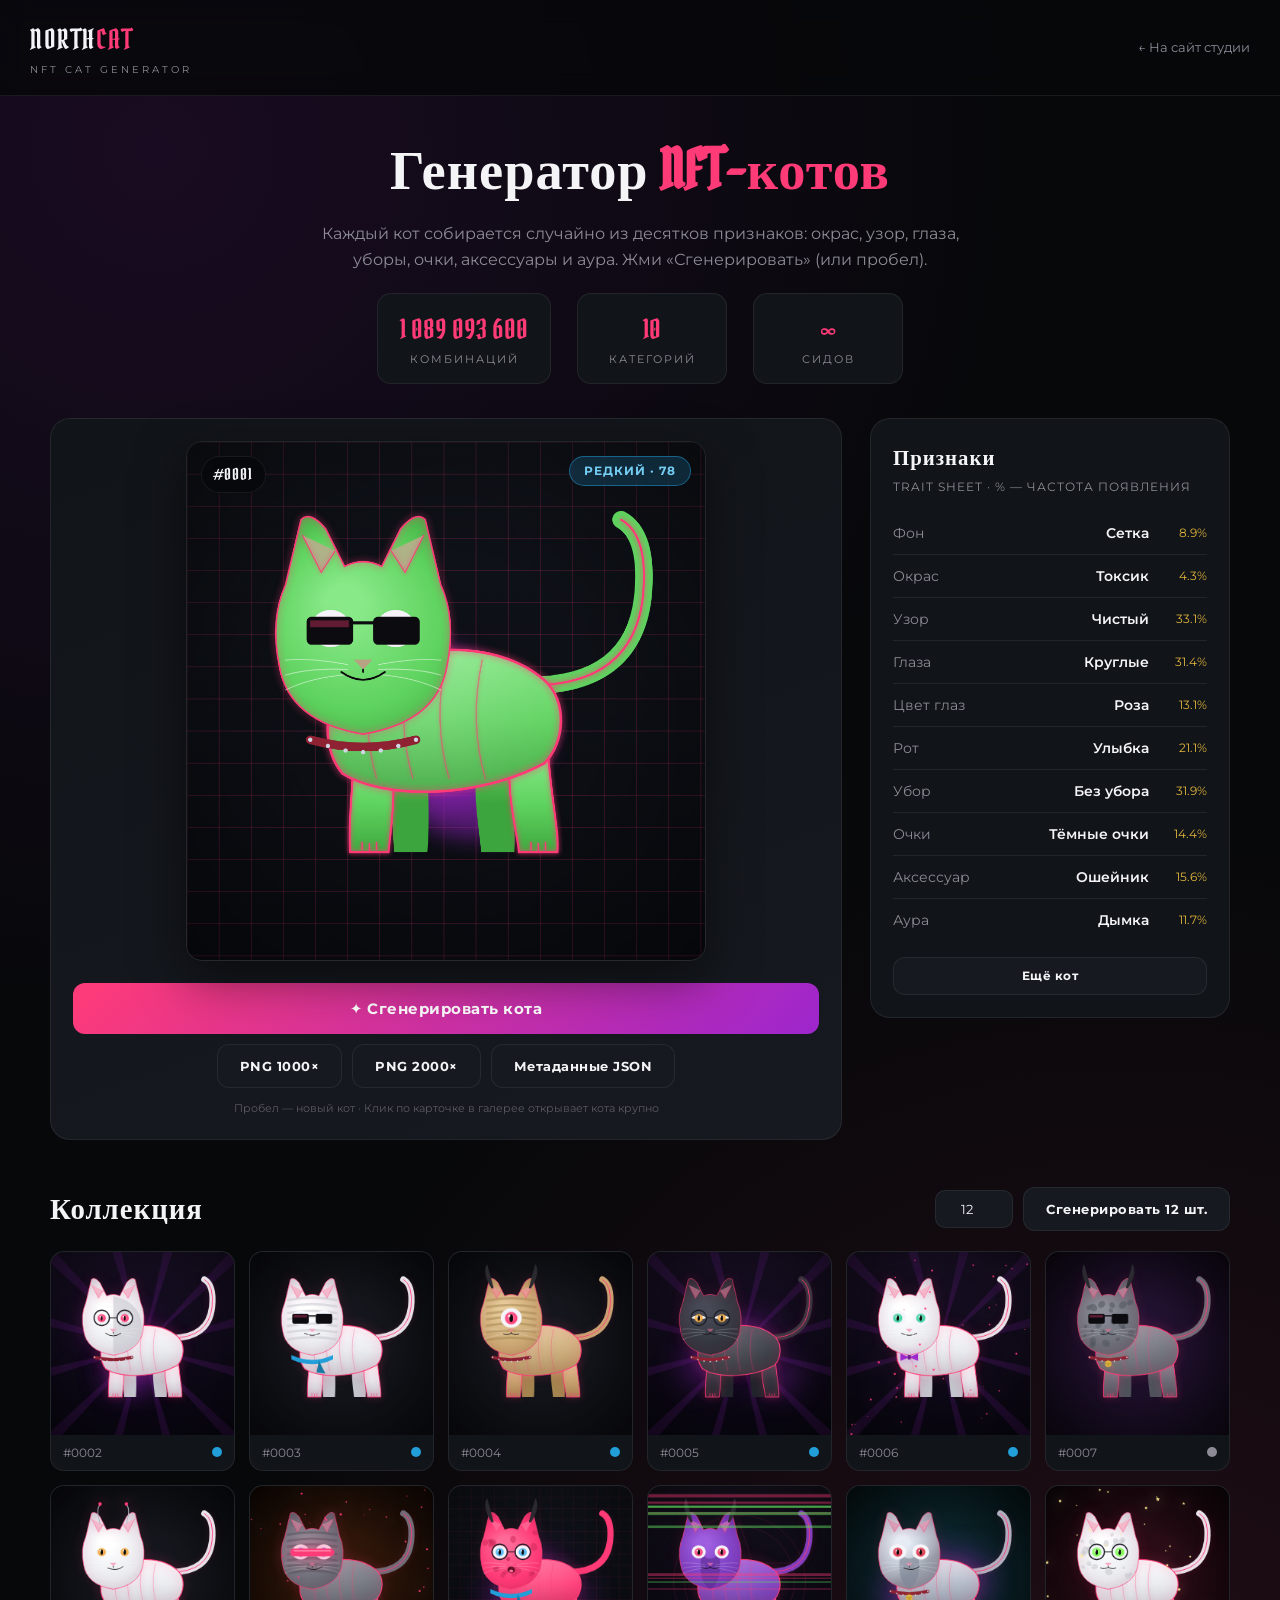
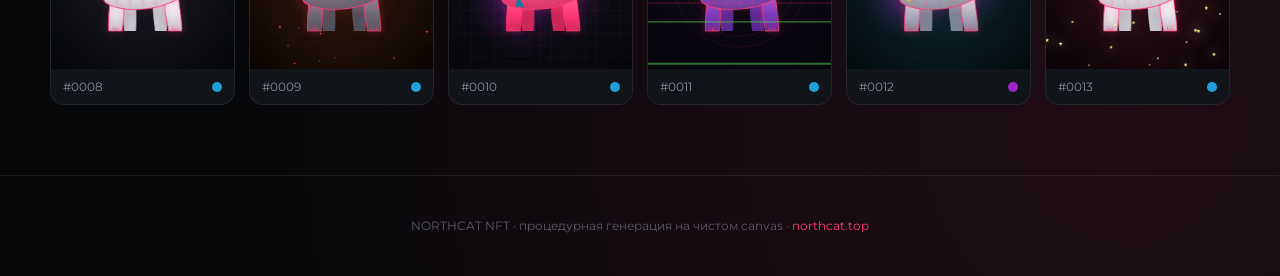
<file: services/website/nft-koty/index.html>
<!DOCTYPE html>
<html lang="ru">
<head>
    <meta charset="UTF-8">
    <meta name="viewport" content="width=device-width, initial-scale=1.0">
    <title>NORTHCAT NFT — Генератор котов</title>
    <meta name="description" content="Процедурный генератор NFT-котов NORTHCAT: миллионы случайных комбинаций, редкость, экспорт PNG и метаданных.">
    <meta name="theme-color" content="#07080a">
    <link rel="icon" type="image/jpeg" href="../cat_circle.jpg">

    <link rel="preconnect" href="https://fonts.googleapis.com">
    <link rel="preconnect" href="https://fonts.gstatic.com" crossorigin>
    <link href="https://fonts.googleapis.com/css2?family=Pirata+One&family=Grenze+Gotisch:wght@400;500;600;700;800;900&family=Cinzel:wght@400;600;700&family=Montserrat:wght@300;400;600;700;800&display=swap" rel="stylesheet">

    <link rel="stylesheet" href="style.css">
</head>
<body>

    <header>
        <div class="brand">NORTH<span>CAT</span><small>NFT Cat Generator</small></div>
        <a href="../index.html" class="back-link">← На сайт студии</a>
    </header>

    <div class="wrap">

        <section class="hero">
            <h1>Генератор <em>NFT-котов</em></h1>
            <p>Каждый кот собирается случайно из десятков признаков: окрас, узор, глаза, уборы, очки, аксессуары и аура. Жми «Сгенерировать» (или пробел).</p>
            <div class="stats">
                <div class="stat"><div class="num" id="comboCount">—</div><div class="lbl">Комбинаций</div></div>
                <div class="stat"><div class="num" id="traitCats">—</div><div class="lbl">Категорий</div></div>
                <div class="stat"><div class="num">∞</div><div class="lbl">Сидов</div></div>
            </div>
        </section>

        <section class="studio">
            <div class="stage">
                <div class="canvas-frame">
                    <canvas id="catCanvas" width="1000" height="1000"></canvas>
                    <div class="token-tag" id="tokenLabel">#0001</div>
                    <div class="rarity-badge common" id="rarityBadge">—</div>
                </div>
                <div class="controls">
                    <button class="btn btn-main" id="btnGenerate">✦ Сгенерировать кота</button>
                    <button class="btn btn-ghost" id="btnDownload">PNG 1000×</button>
                    <button class="btn btn-ghost" id="btnDownload2x">PNG 2000×</button>
                    <button class="btn btn-ghost" id="btnJson">Метаданные JSON</button>
                </div>
                <p class="hint">Пробел — новый кот · Клик по карточке в галерее открывает кота крупно</p>
            </div>

            <aside class="panel">
                <h3>Признаки</h3>
                <div class="sub">Trait sheet · % — частота появления</div>
                <div id="traitList"></div>
                <div class="export-row">
                    <button class="btn btn-ghost" id="btnGalleryMini" onclick="document.getElementById('btnGenerate').click()">Ещё кот</button>
                </div>
            </aside>
        </section>

        <section>
            <div class="gallery-head">
                <h2>Коллекция</h2>
                <div class="tools">
                    <input type="number" id="gallerySize" value="12" min="1" max="120" aria-label="Количество">
                    <button class="btn btn-ghost" id="btnGallery">Сгенерировать <span id="galleryCount">12</span> шт.</button>
                </div>
            </div>
            <div class="gallery-grid" id="galleryGrid"></div>
        </section>

    </div>

    <footer>
        NORTHCAT NFT · процедурная генерация на чистом canvas · <a href="../index.html">northcat.top</a>
    </footer>

    <script src="traits.js"></script>
    <script src="cat-render.js"></script>
    <script src="app.js"></script>
</body>
</html>
</file>
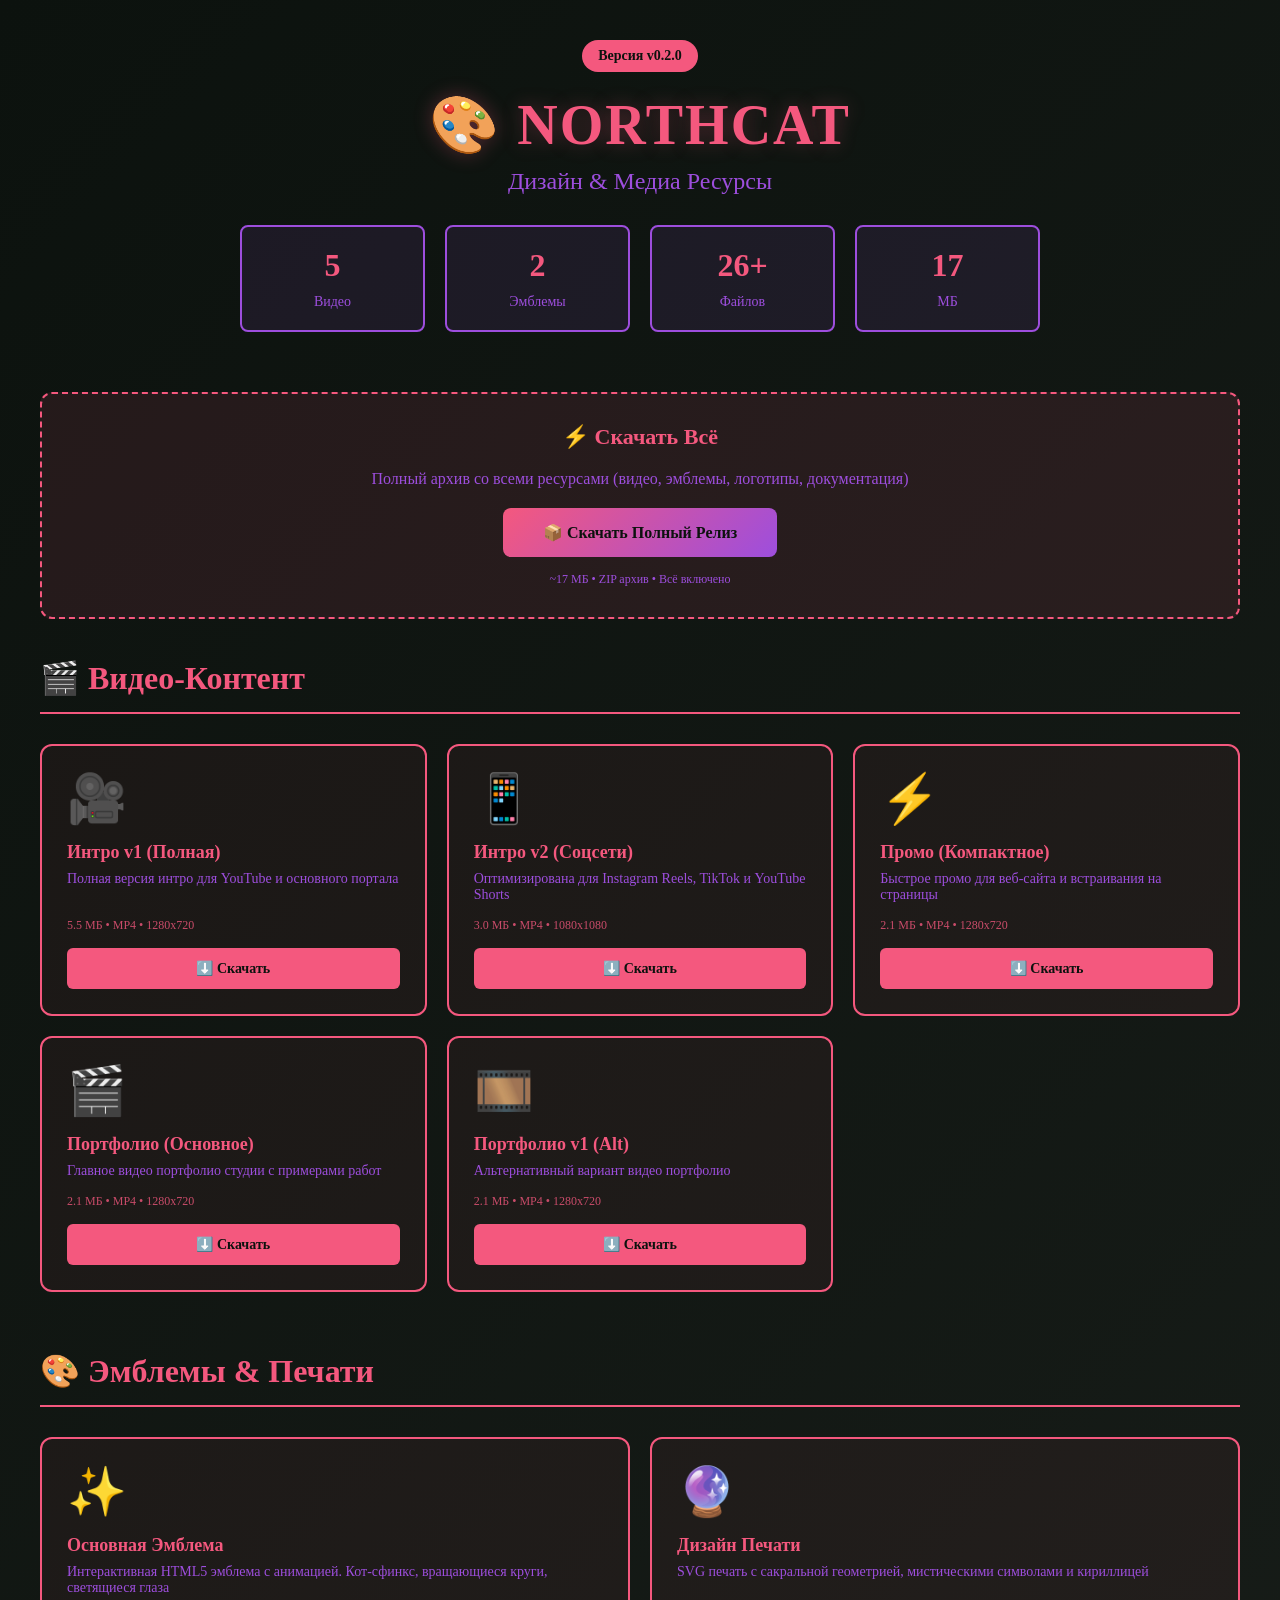
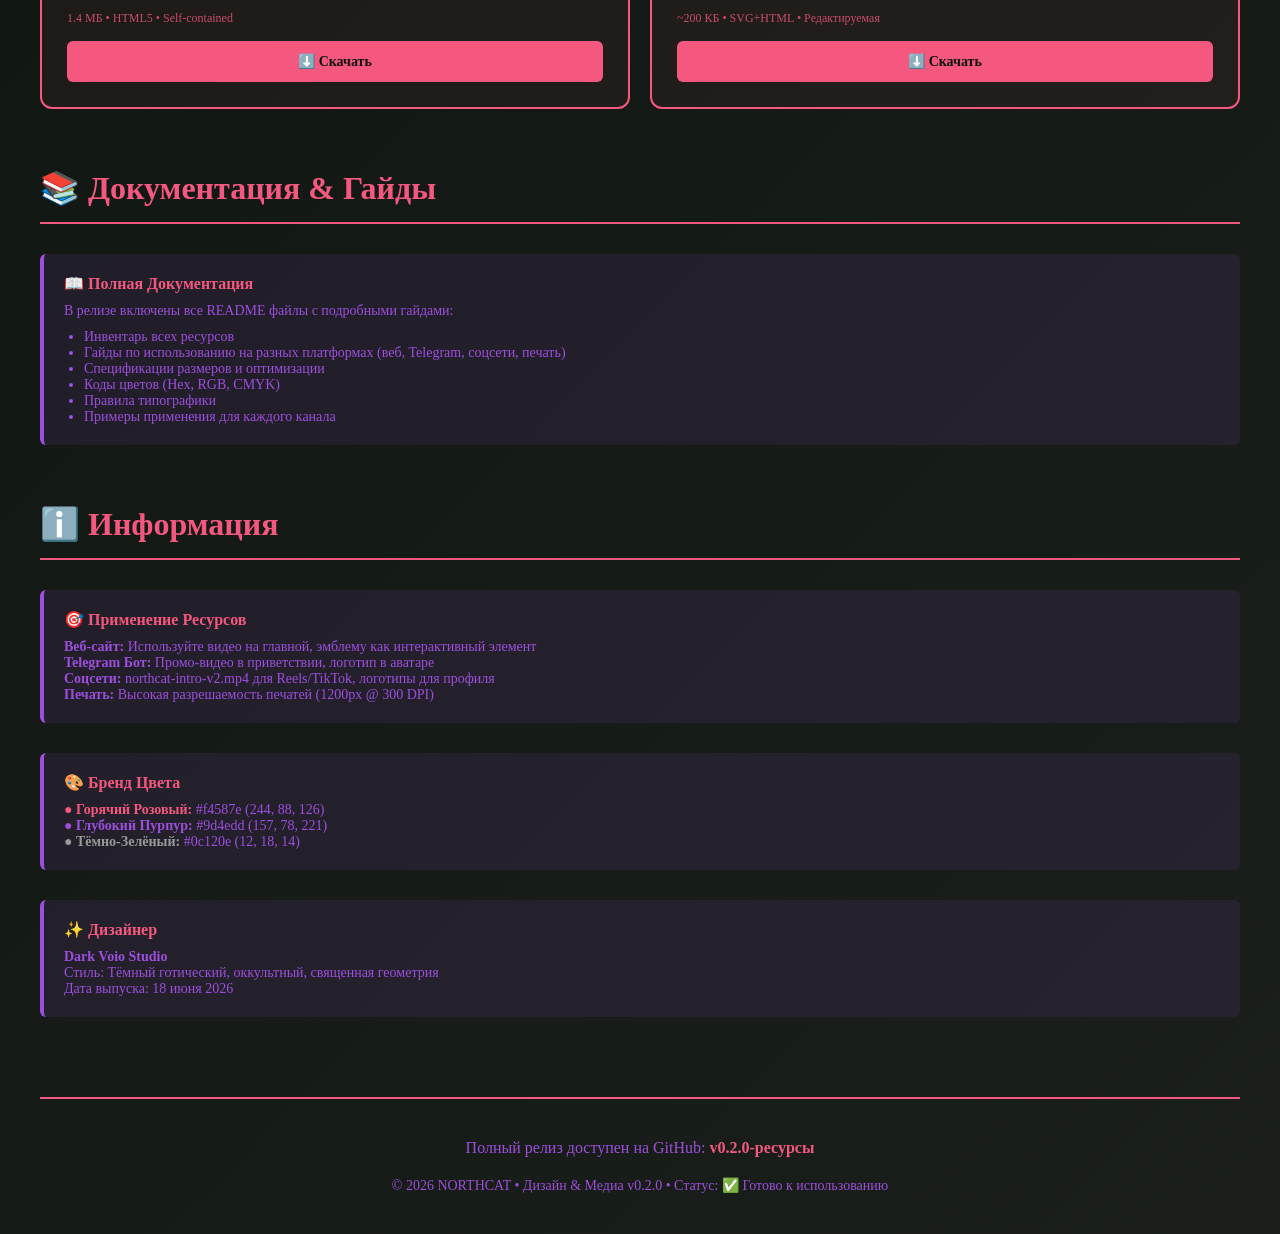
<file: DOWNLOAD.html>
<!DOCTYPE html>
<html lang="ru">
<head>
    <meta charset="UTF-8">
    <meta name="viewport" content="width=device-width, initial-scale=1.0">
    <title>📥 Скачать NORTHCAT Ресурсы v0.2.0</title>
    <style>
        * {
            margin: 0;
            padding: 0;
            box-sizing: border-box;
        }

        body {
            font-family: 'Georgia', serif;
            background: linear-gradient(135deg, #0c120e 0%, #1a1f1b 100%);
            color: #ffffff;
            padding: 40px 20px;
            min-height: 100vh;
        }

        .container {
            max-width: 1200px;
            margin: 0 auto;
        }

        header {
            text-align: center;
            margin-bottom: 60px;
        }

        h1 {
            font-size: 56px;
            color: #f4587e;
            margin-bottom: 10px;
            text-shadow: 0 0 20px rgba(244, 88, 126, 0.3);
            letter-spacing: 2px;
        }

        .subtitle {
            font-size: 24px;
            color: #9d4edd;
            margin-bottom: 30px;
        }

        .version-badge {
            display: inline-block;
            background: #f4587e;
            color: #0c120e;
            padding: 8px 16px;
            border-radius: 20px;
            font-size: 14px;
            font-weight: bold;
            margin-bottom: 20px;
        }

        .stats {
            display: grid;
            grid-template-columns: repeat(4, 1fr);
            gap: 20px;
            margin-bottom: 60px;
            max-width: 800px;
            margin-left: auto;
            margin-right: auto;
        }

        .stat-box {
            background: rgba(157, 78, 221, 0.1);
            border: 2px solid #9d4edd;
            padding: 20px;
            border-radius: 8px;
            text-align: center;
        }

        .stat-number {
            font-size: 32px;
            color: #f4587e;
            font-weight: bold;
        }

        .stat-label {
            font-size: 14px;
            color: #9d4edd;
            margin-top: 10px;
        }

        .section {
            margin-bottom: 60px;
        }

        .section-title {
            font-size: 32px;
            color: #f4587e;
            margin-bottom: 30px;
            border-bottom: 2px solid #f4587e;
            padding-bottom: 15px;
            display: flex;
            align-items: center;
            gap: 10px;
        }

        .downloads-grid {
            display: grid;
            grid-template-columns: repeat(auto-fit, minmax(300px, 1fr));
            gap: 20px;
        }

        .download-card {
            background: rgba(244, 88, 126, 0.05);
            border: 2px solid #f4587e;
            border-radius: 12px;
            padding: 25px;
            transition: all 0.3s ease;
            display: flex;
            flex-direction: column;
        }

        .download-card:hover {
            background: rgba(244, 88, 126, 0.15);
            transform: translateY(-5px);
            box-shadow: 0 10px 30px rgba(244, 88, 126, 0.2);
        }

        .card-icon {
            font-size: 48px;
            margin-bottom: 15px;
        }

        .card-title {
            font-size: 18px;
            color: #f4587e;
            font-weight: bold;
            margin-bottom: 8px;
        }

        .card-desc {
            font-size: 14px;
            color: #9d4edd;
            margin-bottom: 15px;
            flex-grow: 1;
        }

        .card-size {
            font-size: 12px;
            color: #f4587e;
            opacity: 0.8;
            margin-bottom: 15px;
        }

        .download-btn {
            background: #f4587e;
            color: #0c120e;
            border: none;
            padding: 12px 20px;
            border-radius: 6px;
            font-size: 14px;
            font-weight: bold;
            cursor: pointer;
            transition: all 0.3s ease;
            text-decoration: none;
            text-align: center;
            display: inline-block;
        }

        .download-btn:hover {
            background: #ffffff;
            box-shadow: 0 5px 15px rgba(244, 88, 126, 0.3);
        }

        .download-btn:active {
            transform: scale(0.98);
        }

        .batch-download {
            text-align: center;
            margin: 40px 0;
            padding: 30px;
            background: rgba(244, 88, 126, 0.1);
            border: 2px dashed #f4587e;
            border-radius: 12px;
        }

        .batch-download-title {
            font-size: 22px;
            color: #f4587e;
            margin-bottom: 20px;
            font-weight: bold;
        }

        .batch-btn {
            background: linear-gradient(135deg, #f4587e 0%, #9d4edd 100%);
            color: #0c120e;
            border: none;
            padding: 15px 40px;
            font-size: 16px;
            font-weight: bold;
            border-radius: 8px;
            cursor: pointer;
            transition: all 0.3s ease;
            text-decoration: none;
            display: inline-block;
        }

        .batch-btn:hover {
            transform: scale(1.05);
            box-shadow: 0 10px 30px rgba(244, 88, 126, 0.3);
        }

        .info-box {
            background: rgba(157, 78, 221, 0.1);
            border-left: 4px solid #9d4edd;
            padding: 20px;
            margin: 30px 0;
            border-radius: 6px;
        }

        .info-box-title {
            font-size: 16px;
            color: #f4587e;
            font-weight: bold;
            margin-bottom: 10px;
        }

        .info-box-text {
            font-size: 14px;
            color: #9d4edd;
        }

        footer {
            text-align: center;
            margin-top: 80px;
            padding-top: 40px;
            border-top: 2px solid #f4587e;
            color: #9d4edd;
        }

        .github-link {
            color: #f4587e;
            text-decoration: none;
            font-weight: bold;
        }

        .github-link:hover {
            text-decoration: underline;
        }

        @media (max-width: 768px) {
            h1 {
                font-size: 36px;
            }

            .stats {
                grid-template-columns: repeat(2, 1fr);
            }

            .downloads-grid {
                grid-template-columns: 1fr;
            }
        }
    </style>
</head>
<body>
    <div class="container">
        <header>
            <div class="version-badge">Версия v0.2.0</div>
            <h1>🎨 NORTHCAT</h1>
            <div class="subtitle">Дизайн & Медиа Ресурсы</div>

            <div class="stats">
                <div class="stat-box">
                    <div class="stat-number">5</div>
                    <div class="stat-label">Видео</div>
                </div>
                <div class="stat-box">
                    <div class="stat-number">2</div>
                    <div class="stat-label">Эмблемы</div>
                </div>
                <div class="stat-box">
                    <div class="stat-number">26+</div>
                    <div class="stat-label">Файлов</div>
                </div>
                <div class="stat-box">
                    <div class="stat-number">17</div>
                    <div class="stat-label">МБ</div>
                </div>
            </div>
        </header>

        <!-- Полное скачивание -->
        <div class="batch-download">
            <div class="batch-download-title">⚡ Скачать Всё</div>
            <p style="margin-bottom: 20px; color: #9d4edd;">Полный архив со всеми ресурсами (видео, эмблемы, логотипы, документация)</p>
            <a href="https://github.com/andreihicatilooo-droid/NORTHCAT/releases/download/v0.2.0-resources/NORTHCAT-v0.2.0-resources.zip" class="batch-btn">📦 Скачать Полный Релиз</a>
            <p style="margin-top: 15px; font-size: 12px; color: #9d4edd;">~17 МБ • ZIP архив • Всё включено</p>
        </div>

        <!-- Видео -->
        <section class="section">
            <h2 class="section-title">🎬 Видео-Контент</h2>
            <div class="downloads-grid">
                <div class="download-card">
                    <div class="card-icon">🎥</div>
                    <div class="card-title">Интро v1 (Полная)</div>
                    <div class="card-desc">Полная версия интро для YouTube и основного портала</div>
                    <div class="card-size">5.5 МБ • MP4 • 1280x720</div>
                    <a href="https://github.com/andreihicatilooo-droid/NORTHCAT/releases/download/v0.2.0-resources/northcat-intro-v1.mp4" class="download-btn">⬇️ Скачать</a>
                </div>

                <div class="download-card">
                    <div class="card-icon">📱</div>
                    <div class="card-title">Интро v2 (Соцсети)</div>
                    <div class="card-desc">Оптимизирована для Instagram Reels, TikTok и YouTube Shorts</div>
                    <div class="card-size">3.0 МБ • MP4 • 1080x1080</div>
                    <a href="https://github.com/andreihicatilooo-droid/NORTHCAT/releases/download/v0.2.0-resources/northcat-intro-v2.mp4" class="download-btn">⬇️ Скачать</a>
                </div>

                <div class="download-card">
                    <div class="card-icon">⚡</div>
                    <div class="card-title">Промо (Компактное)</div>
                    <div class="card-desc">Быстрое промо для веб-сайта и встраивания на страницы</div>
                    <div class="card-size">2.1 МБ • MP4 • 1280x720</div>
                    <a href="https://github.com/andreihicatilooo-droid/NORTHCAT/releases/download/v0.2.0-resources/northcat-promo.mp4" class="download-btn">⬇️ Скачать</a>
                </div>

                <div class="download-card">
                    <div class="card-icon">🎬</div>
                    <div class="card-title">Портфолио (Основное)</div>
                    <div class="card-desc">Главное видео портфолио студии с примерами работ</div>
                    <div class="card-size">2.1 МБ • MP4 • 1280x720</div>
                    <a href="https://github.com/andreihicatilooo-droid/NORTHCAT/releases/download/v0.2.0-resources/northcat-portfolio.mp4" class="download-btn">⬇️ Скачать</a>
                </div>

                <div class="download-card">
                    <div class="card-icon">🎞️</div>
                    <div class="card-title">Портфолио v1 (Alt)</div>
                    <div class="card-desc">Альтернативный вариант видео портфолио</div>
                    <div class="card-size">2.1 МБ • MP4 • 1280x720</div>
                    <a href="https://github.com/andreihicatilooo-droid/NORTHCAT/releases/download/v0.2.0-resources/northcat-portfolio-v1.mp4" class="download-btn">⬇️ Скачать</a>
                </div>
            </div>
        </section>

        <!-- Эмблемы -->
        <section class="section">
            <h2 class="section-title">🎨 Эмблемы & Печати</h2>
            <div class="downloads-grid">
                <div class="download-card">
                    <div class="card-icon">✨</div>
                    <div class="card-title">Основная Эмблема</div>
                    <div class="card-desc">Интерактивная HTML5 эмблема с анимацией. Кот-сфинкс, вращающиеся круги, светящиеся глаза</div>
                    <div class="card-size">1.4 МБ • HTML5 • Self-contained</div>
                    <a href="https://github.com/andreihicatilooo-droid/NORTHCAT/releases/download/v0.2.0-resources/northcat-emblem.html" class="download-btn">⬇️ Скачать</a>
                </div>

                <div class="download-card">
                    <div class="card-icon">🔮</div>
                    <div class="card-title">Дизайн Печати</div>
                    <div class="card-desc">SVG печать с сакральной геометрией, мистическими символами и кириллицей</div>
                    <div class="card-size">~200 КБ • SVG+HTML • Редактируемая</div>
                    <a href="https://github.com/andreihicatilooo-droid/NORTHCAT/releases/download/v0.2.0-resources/northcat-seal-design.html" class="download-btn">⬇️ Скачать</a>
                </div>
            </div>
        </section>

        <!-- Документация -->
        <section class="section">
            <h2 class="section-title">📚 Документация & Гайды</h2>
            <div class="info-box">
                <div class="info-box-title">📖 Полная Документация</div>
                <div class="info-box-text">
                    В релизе включены все README файлы с подробными гайдами:
                    <ul style="margin-top: 10px; margin-left: 20px;">
                        <li>Инвентарь всех ресурсов</li>
                        <li>Гайды по использованию на разных платформах (веб, Telegram, соцсети, печать)</li>
                        <li>Спецификации размеров и оптимизации</li>
                        <li>Коды цветов (Hex, RGB, CMYK)</li>
                        <li>Правила типографики</li>
                        <li>Примеры применения для каждого канала</li>
                    </ul>
                </div>
            </div>
        </section>

        <!-- Информация -->
        <section class="section">
            <h2 class="section-title">ℹ️ Информация</h2>

            <div class="info-box">
                <div class="info-box-title">🎯 Применение Ресурсов</div>
                <div class="info-box-text">
                    <strong>Веб-сайт:</strong> Используйте видео на главной, эмблему как интерактивный элемент<br>
                    <strong>Telegram Бот:</strong> Промо-видео в приветствии, логотип в аватаре<br>
                    <strong>Соцсети:</strong> northcat-intro-v2.mp4 для Reels/TikTok, логотипы для профиля<br>
                    <strong>Печать:</strong> Высокая разрешаемость печатей (1200px @ 300 DPI)
                </div>
            </div>

            <div class="info-box">
                <div class="info-box-title">🎨 Бренд Цвета</div>
                <div class="info-box-text">
                    <strong style="color: #f4587e;">● Горячий Розовый:</strong> #f4587e (244, 88, 126)<br>
                    <strong style="color: #9d4edd;">● Глубокий Пурпур:</strong> #9d4edd (157, 78, 221)<br>
                    <strong style="color: #999;">● Тёмно-Зелёный:</strong> #0c120e (12, 18, 14)
                </div>
            </div>

            <div class="info-box">
                <div class="info-box-title">✨ Дизайнер</div>
                <div class="info-box-text">
                    <strong>Dark Voio Studio</strong><br>
                    Стиль: Тёмный готический, оккультный, священная геометрия<br>
                    Дата выпуска: 18 июня 2026
                </div>
            </div>
        </section>

        <footer>
            <p>
                Полный релиз доступен на GitHub:
                <a href="https://github.com/andreihicatilooo-droid/NORTHCAT/releases/tag/v0.2.0-resources" class="github-link">
                    v0.2.0-ресурсы
                </a>
            </p>
            <p style="margin-top: 20px; font-size: 14px;">
                © 2026 NORTHCAT • Дизайн & Медиа v0.2.0 • Статус: ✅ Готово к использованию
            </p>
        </footer>
    </div>
</body>
</html>
</file>
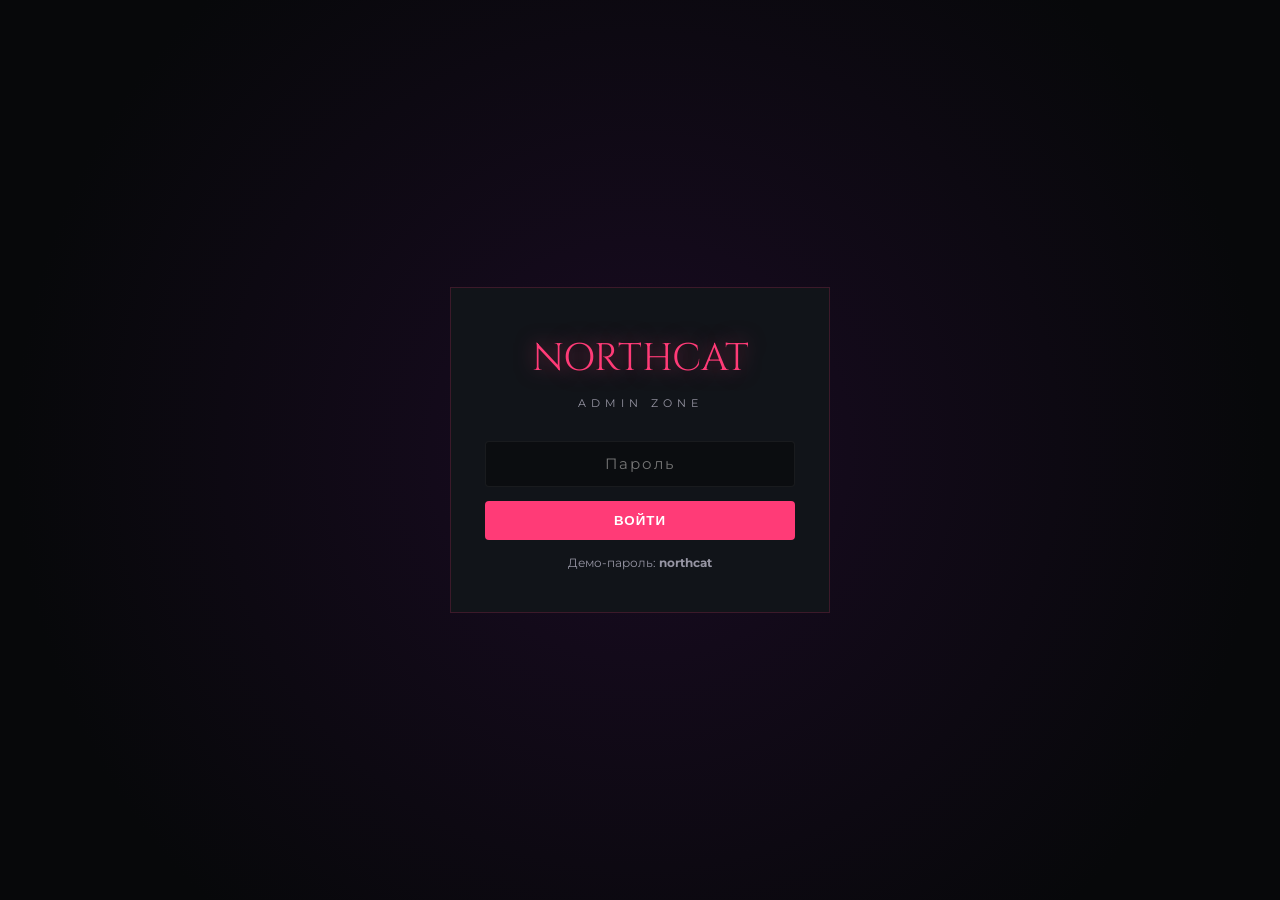
<file: services/website/admin.html>
<!DOCTYPE html>
<html lang="ru">
<head>
    <meta charset="UTF-8">
    <meta name="viewport" content="width=device-width, initial-scale=1.0">
    <title>NORTHCAT — Админ-зона</title>
    <meta name="robots" content="noindex, nofollow">
    <meta name="theme-color" content="#07080a">
    <link rel="icon" type="image/jpeg" href="cat_circle.jpg">
    <link rel="preconnect" href="https://fonts.googleapis.com">
    <link href="https://fonts.googleapis.com/css2?family=Pirata+One&family=Grenze+Gotisch:wght@400;500;600;700;800;900&family=Cinzel:wght@400;600;700&family=Montserrat:wght@300;400;600;700;800&display=swap" rel="stylesheet">
    <link rel="stylesheet" href="css/style.css">
    <style>
        body { cursor: auto; }
        .admin-wrap { min-height: 100vh; display: flex; }
        /* Логин */
        .login-screen {
            position: fixed; inset: 0; z-index: 100;
            display: flex; align-items: center; justify-content: center;
            background: radial-gradient(circle at center, #190b22 0%, var(--bg-dark) 80%);
        }
        .login-card {
            width: 100%; max-width: 380px;
            background: var(--bg-card); border: 1px solid var(--border-color);
            padding: 40px 34px; text-align: center;
        }
        .login-card .sig { font-family: var(--font-gothic); font-size: 2.4rem; color: var(--neon-pink); text-shadow: 0 0 20px var(--neon-pink-glow); margin-bottom: 6px; }
        .login-card .sub { font-size: .7rem; letter-spacing: 5px; text-transform: uppercase; color: var(--text-dim); margin-bottom: 28px; }
        .login-card input {
            width: 100%; background: var(--bg-deep); border: 1px solid var(--border-soft);
            color: var(--text-light); padding: 13px; margin-bottom: 14px; border-radius: var(--radius);
            font-family: var(--font-body); font-size: .92rem; text-align: center; letter-spacing: 2px;
        }
        .login-card input:focus { outline: none; border-color: var(--neon-pink); }
        .login-hint { font-size: .72rem; color: var(--text-dim); margin-top: 14px; }

        /* Сайдбар */
        .admin-side {
            width: 240px; background: #050507; border-right: 1px solid var(--border-soft);
            padding: 26px 0; position: sticky; top: 0; height: 100vh; flex-shrink: 0;
        }
        .admin-logo { font-family: var(--font-display); font-size: 1.3rem; letter-spacing: 3px; padding: 0 24px 24px; border-bottom: 1px solid var(--border-soft); }
        .admin-logo span { color: var(--neon-pink); }
        .admin-nav { padding: 18px 0; }
        .admin-nav button {
            width: 100%; text-align: left; background: none; border: none; color: var(--text-muted);
            padding: 13px 24px; font-family: var(--font-body); font-size: .88rem; font-weight: 600;
            cursor: pointer; display: flex; gap: 12px; align-items: center; transition: all .25s; border-left: 3px solid transparent;
        }
        .admin-nav button:hover { color: var(--text-light); background: rgba(255,255,255,.03); }
        .admin-nav button.active { color: var(--neon-pink); border-left-color: var(--neon-pink); background: rgba(255,59,119,.06); }
        .admin-logout { margin: 18px 24px 0; }

        /* Контент */
        .admin-main { flex: 1; padding: 30px 36px; max-width: 100%; overflow-x: hidden; }
        .admin-head { display: flex; justify-content: space-between; align-items: center; margin-bottom: 28px; flex-wrap: wrap; gap: 12px; }
        .admin-head h1 { font-family: var(--font-display); font-size: 1.8rem; letter-spacing: 1px; }
        .admin-panel { display: none; }
        .admin-panel.active { display: block; animation: fadeIn .4s; }
        @keyframes fadeIn { from { opacity: 0; transform: translateY(10px); } to { opacity: 1; transform: none; } }

        .stat-cards { display: grid; grid-template-columns: repeat(auto-fit, minmax(180px, 1fr)); gap: 18px; margin-bottom: 30px; }
        .stat-card { background: var(--bg-card); border: 1px solid var(--border-soft); padding: 22px; }
        .stat-card .v { font-family: var(--font-display); font-size: 2rem; color: var(--neon-pink); }
        .stat-card .l { font-size: .74rem; letter-spacing: 1px; text-transform: uppercase; color: var(--text-dim); margin-top: 4px; }

        .admin-table { width: 100%; border-collapse: collapse; background: var(--bg-card); border: 1px solid var(--border-soft); }
        .admin-table th, .admin-table td { padding: 13px 14px; text-align: left; font-size: .85rem; border-bottom: 1px solid var(--border-soft); }
        .admin-table th { background: var(--bg-deep); color: var(--neon-pink); font-size: .72rem; letter-spacing: 1px; text-transform: uppercase; }
        .admin-table tr:hover td { background: rgba(255,255,255,.02); }
        .badge { padding: 3px 10px; border-radius: 20px; font-size: .68rem; font-weight: 700; text-transform: uppercase; }
        .badge.new { background: rgba(255,59,119,.15); color: var(--neon-pink); }
        .badge.done { background: rgba(58,210,159,.15); color: var(--ok-green); }
        .admin-btn { background: transparent; border: 1px solid var(--border-soft); color: var(--text-muted); padding: 6px 12px; font-size: .74rem; cursor: pointer; border-radius: var(--radius); transition: all .25s; margin-right: 6px; font-family: var(--font-body); }
        .admin-btn:hover { border-color: var(--neon-pink); color: var(--neon-pink); }
        .admin-btn.danger:hover { border-color: #ff4d4d; color: #ff4d4d; }

        .admin-form { background: var(--bg-card); border: 1px solid var(--border-soft); padding: 26px; max-width: 560px; margin-bottom: 26px; }
        .admin-form .field input, .admin-form .field textarea, .admin-form .field select {
            width: 100%; background: var(--bg-deep); border: 1px solid var(--border-soft); color: var(--text-light);
            padding: 11px 13px; border-radius: var(--radius); font-family: var(--font-body); font-size: .88rem;
        }
        .admin-form .field { margin-bottom: 16px; }
        .admin-form .field label { display: block; font-size: .72rem; letter-spacing: 1px; text-transform: uppercase; color: var(--text-muted); margin-bottom: 7px; }
        .admin-save { background: var(--neon-pink); color: #fff; border: none; padding: 12px 26px; font-weight: 700; letter-spacing: 1px; text-transform: uppercase; cursor: pointer; border-radius: var(--radius); }
        .empty { color: var(--text-dim); font-size: .9rem; padding: 20px; text-align: center; }

        @media (max-width: 760px) {
            .admin-side { width: 64px; }
            .admin-logo, .admin-nav button span:last-child, .admin-logout { display: none; }
            .admin-nav button { justify-content: center; padding: 14px 0; }
            .admin-main { padding: 20px 16px; }
            .admin-table { font-size: .78rem; display: block; overflow-x: auto; }
        }
    </style>
</head>
<body>

    <!-- ===== Экран входа ===== -->
    <div class="login-screen" id="loginScreen">
        <div class="login-card">
            <div class="sig">NORTHCAT</div>
            <div class="sub">Admin Zone</div>
            <input type="password" id="pwd" placeholder="Пароль" autocomplete="current-password">
            <button class="admin-save" id="loginBtn" style="width:100%;">Войти</button>
            <div class="login-hint">Демо-пароль: <b>northcat</b></div>
        </div>
    </div>

    <!-- ===== Панель ===== -->
    <div class="admin-wrap" id="adminWrap" style="display:none;">
        <aside class="admin-side">
            <div class="admin-logo">NORTH<span>CAT</span></div>
            <nav class="admin-nav" id="adminNav">
                <button class="active" data-tab="dashboard"><span>▣</span><span>Дашборд</span></button>
                <button data-tab="bookings"><span>✎</span><span>Записи</span></button>
                <button data-tab="news"><span>✶</span><span>Новости</span></button>
                <button data-tab="products"><span>🛒</span><span>Товары</span></button>
                <button data-tab="messages"><span>✉</span><span>Сообщения</span></button>
            </nav>
            <div class="admin-logout">
                <button class="admin-btn" id="logoutBtn" style="width:100%;">Выйти</button>
                <a class="admin-btn" href="index.html" style="width:100%;display:block;text-align:center;margin-top:8px;text-decoration:none;">← На сайт</a>
            </div>
        </aside>

        <main class="admin-main">
            <!-- Дашборд -->
            <section class="admin-panel active" id="tab-dashboard">
                <div class="admin-head"><h1>Дашборд</h1></div>
                <div class="stat-cards" id="statCards"></div>
                <h3 style="font-family:var(--font-display);margin-bottom:14px;">Последние заявки</h3>
                <div id="recentBookings"></div>
            </section>

            <!-- Записи -->
            <section class="admin-panel" id="tab-bookings">
                <div class="admin-head"><h1>Записи на сеанс</h1><button class="admin-btn danger" id="clearBookings">Очистить все</button></div>
                <div id="bookingsTable"></div>
            </section>

            <!-- Новости -->
            <section class="admin-panel" id="tab-news">
                <div class="admin-head"><h1>Лента новостей</h1></div>
                <form class="admin-form" id="newsForm">
                    <h3 style="font-family:var(--font-display);margin-bottom:16px;">Добавить новость</h3>
                    <div class="field"><label>Заголовок</label><input type="text" name="title" required></div>
                    <div class="field"><label>Тег</label><input type="text" name="tag" placeholder="Студия / Акция / Эскизы" required></div>
                    <div class="field"><label>Текст</label><textarea name="excerpt" rows="3" required></textarea></div>
                    <button class="admin-save" type="submit">Опубликовать</button>
                </form>
                <div id="newsTable"></div>
            </section>

            <!-- Товары -->
            <section class="admin-panel" id="tab-products">
                <div class="admin-head"><h1>Каталог товаров</h1><span style="font-size:.8rem;color:var(--text-dim);">Изменение цен сохраняется локально</span></div>
                <div id="productsTable"></div>
            </section>

            <!-- Сообщения чата -->
            <section class="admin-panel" id="tab-messages">
                <div class="admin-head"><h1>Сообщения поддержки</h1></div>
                <p style="color:var(--text-muted);font-size:.9rem;margin-bottom:18px;">Все диалоги поддержки переводятся в Telegram-бот <a href="https://t.me/N0RTHCAT" target="_blank" style="color:var(--neon-pink);">@N0RTHCAT</a>. Здесь отображаются сохранённые заявки из чата.</p>
                <div id="messagesTable"></div>
            </section>
        </main>
    </div>

    <div class="toast-wrap" id="toastWrap"></div>

    <script src="js/data.js"></script>
    <script src="js/admin.js"></script>
</body>
</html>
</file>
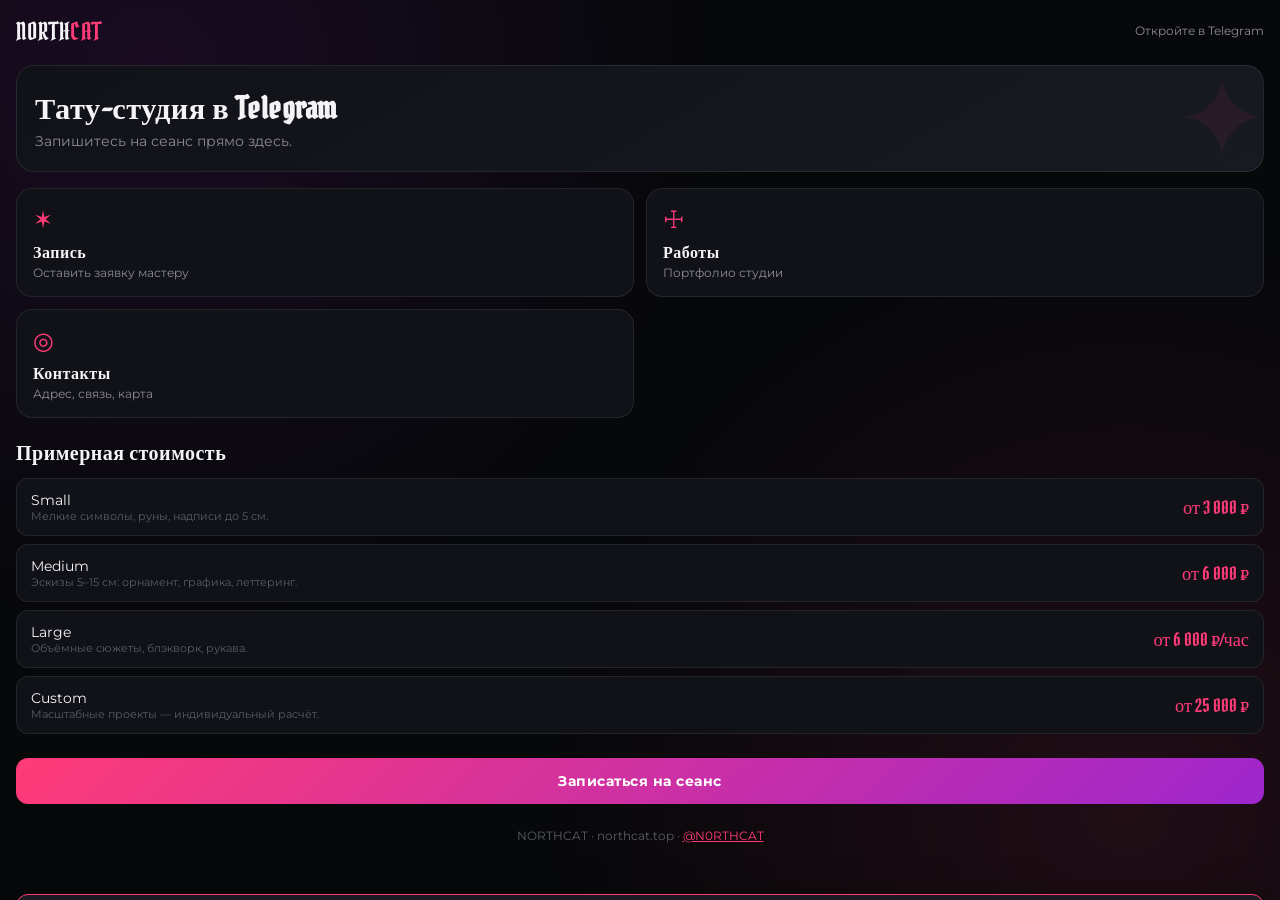
<file: services/website/miniapp.html>
<!DOCTYPE html>
<html lang="ru">
<head>
    <meta charset="UTF-8">
    <meta name="viewport" content="width=device-width, initial-scale=1.0, viewport-fit=cover">
    <title>NORTHCAT — Mini App</title>
    <meta name="description" content="NORTHCAT Web3 Mini App: запись на тату, оплата депозита в TON через TON Connect.">
    <meta name="theme-color" content="#07080a">
    <link rel="icon" type="image/jpeg" href="cat_circle.jpg">

    <link rel="preconnect" href="https://fonts.googleapis.com">
    <link rel="preconnect" href="https://fonts.gstatic.com" crossorigin>
    <link href="https://fonts.googleapis.com/css2?family=Pirata+One&family=Grenze+Gotisch:wght@400;500;600;700;800;900&family=Montserrat:wght@300;400;600;700;800&display=swap" rel="stylesheet">

    <!-- Telegram Web App SDK -->
    <script src="https://telegram.org/js/telegram-web-app.js"></script>

    <style>
        :root {
            --bg: #07080a;
            --surface: #111218;
            --surface-2: #181a22;
            --pink: #ff3b77;
            --purple: #9d26cd;
            --text: #f4f4f7;
            --muted: #8c8b96;
            --dim: #5b5b66;
            --border: rgba(255,255,255,.08);
            --ok: #3ad29f;
        }
        * { margin: 0; padding: 0; box-sizing: border-box; -webkit-tap-highlight-color: transparent; }
        body {
            font-family: 'Montserrat', system-ui, sans-serif;
            background: var(--bg);
            color: var(--text);
            min-height: 100vh;
            padding: 16px 16px calc(24px + env(safe-area-inset-bottom));
            background-image:
                radial-gradient(circle at 12% 8%, rgba(157,38,205,.12), transparent 40%),
                radial-gradient(circle at 88% 90%, rgba(255,59,119,.10), transparent 42%);
        }
        h1, h2, h3, .display { font-family: 'Pirata One', 'Grenze Gotisch', serif; font-weight: 700; letter-spacing: .5px; }

        .topbar { display: flex; align-items: center; justify-content: space-between; margin-bottom: 18px; }
        .brand { font-family: 'Pirata One', 'Grenze Gotisch', serif; font-size: 1.5rem; letter-spacing: 1px; }
        .brand span { color: var(--pink); }
        .hello { font-size: .72rem; color: var(--muted); text-align: right; line-height: 1.4; }

        .hero {
            background: linear-gradient(150deg, var(--surface), var(--surface-2));
            border: 1px solid var(--border);
            border-radius: 18px;
            padding: 22px 18px;
            margin-bottom: 16px;
            position: relative;
            overflow: hidden;
        }
        .hero::after {
            content: "✦"; position: absolute; right: -6px; top: -16px;
            font-size: 7rem; color: rgba(255,59,119,.07); pointer-events: none;
        }
        .hero h1 { font-size: 1.9rem; margin-bottom: 6px; }
        .hero p { color: var(--muted); font-size: .85rem; max-width: 90%; }

        .grid { display: grid; grid-template-columns: 1fr 1fr; gap: 12px; margin-bottom: 16px; }
        .card {
            background: var(--surface);
            border: 1px solid var(--border);
            border-radius: 16px;
            padding: 16px;
            cursor: pointer;
            transition: transform .15s, border-color .2s;
        }
        .card:active { transform: scale(.97); border-color: var(--pink); }
        .card .ico { font-size: 1.5rem; display: block; margin-bottom: 8px; color: var(--pink); }
        .card h3 { font-size: 1rem; margin-bottom: 4px; }
        .card p { font-size: .72rem; color: var(--muted); }

        .section-title { font-size: 1.25rem; margin: 22px 0 12px; }

        .price-row {
            display: flex; align-items: center; justify-content: space-between;
            background: var(--surface); border: 1px solid var(--border);
            border-radius: 12px; padding: 12px 14px; margin-bottom: 8px;
        }
        .price-row .pr-name { font-size: .9rem; }
        .price-row .pr-name small { display: block; color: var(--dim); font-size: .68rem; }
        .price-row .pr-val { font-family: 'Pirata One', 'Grenze Gotisch', serif; font-size: 1.15rem; color: var(--pink); }

        .btn {
            display: block; width: 100%; text-align: center; border: none; cursor: pointer;
            border-radius: 12px; padding: 14px; font-size: .9rem; font-weight: 700;
            letter-spacing: .5px; font-family: 'Montserrat', sans-serif;
        }
        .btn-primary { background: linear-gradient(135deg, var(--pink), var(--purple)); color: #fff; }
        .btn-primary:disabled { opacity: .5; }
        .btn-ghost { background: transparent; border: 1px solid var(--border); color: var(--text); margin-top: 10px; }

        .note { font-size: .72rem; color: var(--dim); text-align: center; margin-top: 14px; line-height: 1.5; }
        .toast {
            position: fixed; left: 16px; right: 16px; bottom: 18px;
            background: var(--surface-2); border: 1px solid var(--pink);
            border-radius: 12px; padding: 14px; font-size: .82rem;
            transform: translateY(140%); transition: transform .35s; z-index: 50;
            box-shadow: 0 12px 40px rgba(0,0,0,.5);
        }
        .toast.show { transform: translateY(0); }
        .hidden { display: none !important; }
    </style>
</head>
<body>

    <div class="topbar">
        <div class="brand">NORTH<span>CAT</span></div>
        <div class="hello" id="hello">Web3 Mini App</div>
    </div>

    <div class="hero">
        <h1>Тату-студия в Telegram</h1>
        <p>Запишитесь на сеанс прямо здесь.</p>
    </div>

    <div class="grid">
        <div class="card" data-action="book">
            <span class="ico">✶</span>
            <h3>Запись</h3>
            <p>Оставить заявку мастеру</p>
        </div>
        <div class="card" data-action="works">
            <span class="ico">☩</span>
            <h3>Работы</h3>
            <p>Портфолио студии</p>
        </div>
        <div class="card" data-action="contacts">
            <span class="ico">◎</span>
            <h3>Контакты</h3>
            <p>Адрес, связь, карта</p>
        </div>
    </div>

    <h2 class="section-title">Примерная стоимость</h2>
    <div id="priceList"></div>

    <div style="margin: 24px 0;">
        <button class="btn btn-primary" id="bookBtn">Записаться на сеанс</button>
    </div>

    <p class="note">NORTHCAT · northcat.top · <a href="https://t.me/N0RTHCAT" style="color:var(--pink);">@N0RTHCAT</a></p>

    <div class="toast" id="toast"></div>

    <script src="js/data.js"></script>
    <script>
        (function () {
            const tg = window.Telegram && window.Telegram.WebApp ? window.Telegram.WebApp : null;

            const $ = s => document.querySelector(s);
            function toast(msg) {
                const t = $('#toast');
                t.textContent = msg;
                t.classList.add('show');
                clearTimeout(toast._t);
                toast._t = setTimeout(() => t.classList.remove('show'), 3200);
            }

            /* ---------- Telegram WebApp init ---------- */
            if (tg) {
                tg.ready();
                tg.expand();
                tg.setHeaderColor && tg.setHeaderColor('#07080a');
                tg.setBackgroundColor && tg.setBackgroundColor('#07080a');
                const u = tg.initDataUnsafe && tg.initDataUnsafe.user;
                if (u) $('#hello').textContent = 'Привет, ' + (u.first_name || 'друг') + '!';
            } else {
                $('#hello').textContent = 'Откройте в Telegram';
            }

            /* ---------- Прайс ---------- */
            if (typeof PRICING !== 'undefined') {
                $('#priceList').innerHTML = PRICING.map(p => `
                    <div class="price-row">
                        <div class="pr-name">${p.name}<small>${p.ex}</small></div>
                        <div class="pr-val">${p.val} ${p.unit}</div>
                    </div>`).join('');
            }

            /* ---------- Действия карточек ---------- */
            document.querySelectorAll('.card').forEach(c => {
                c.addEventListener('click', () => {
                    const a = c.dataset.action;
                    const map = {
                        book: 'index.html#booking',
                        works: 'index.html#works',
                        contacts: 'contacts.html'
                    };
                    if (tg && tg.openLink) tg.openLink('https://northcat.top/' + map[a]);
                    else window.open(map[a], '_blank');
                });
            });

            /* ---------- Запись без депозита ---------- */
            $('#bookBtn').addEventListener('click', () => {
                sendToBot({ type: 'booking_request' });
                if (tg && tg.openTelegramLink) tg.openTelegramLink('https://t.me/N0RTHCAT');
                else window.open('https://t.me/N0RTHCAT', '_blank');
            });

            /* ---------- Отправка данных боту ---------- */
            function sendToBot(payload) {
                if (tg && tg.sendData) {
                    try { tg.sendData(JSON.stringify(payload)); } catch (e) { /* noop */ }
                }
            }
        })();
    </script>
</body>
</html>
</file>
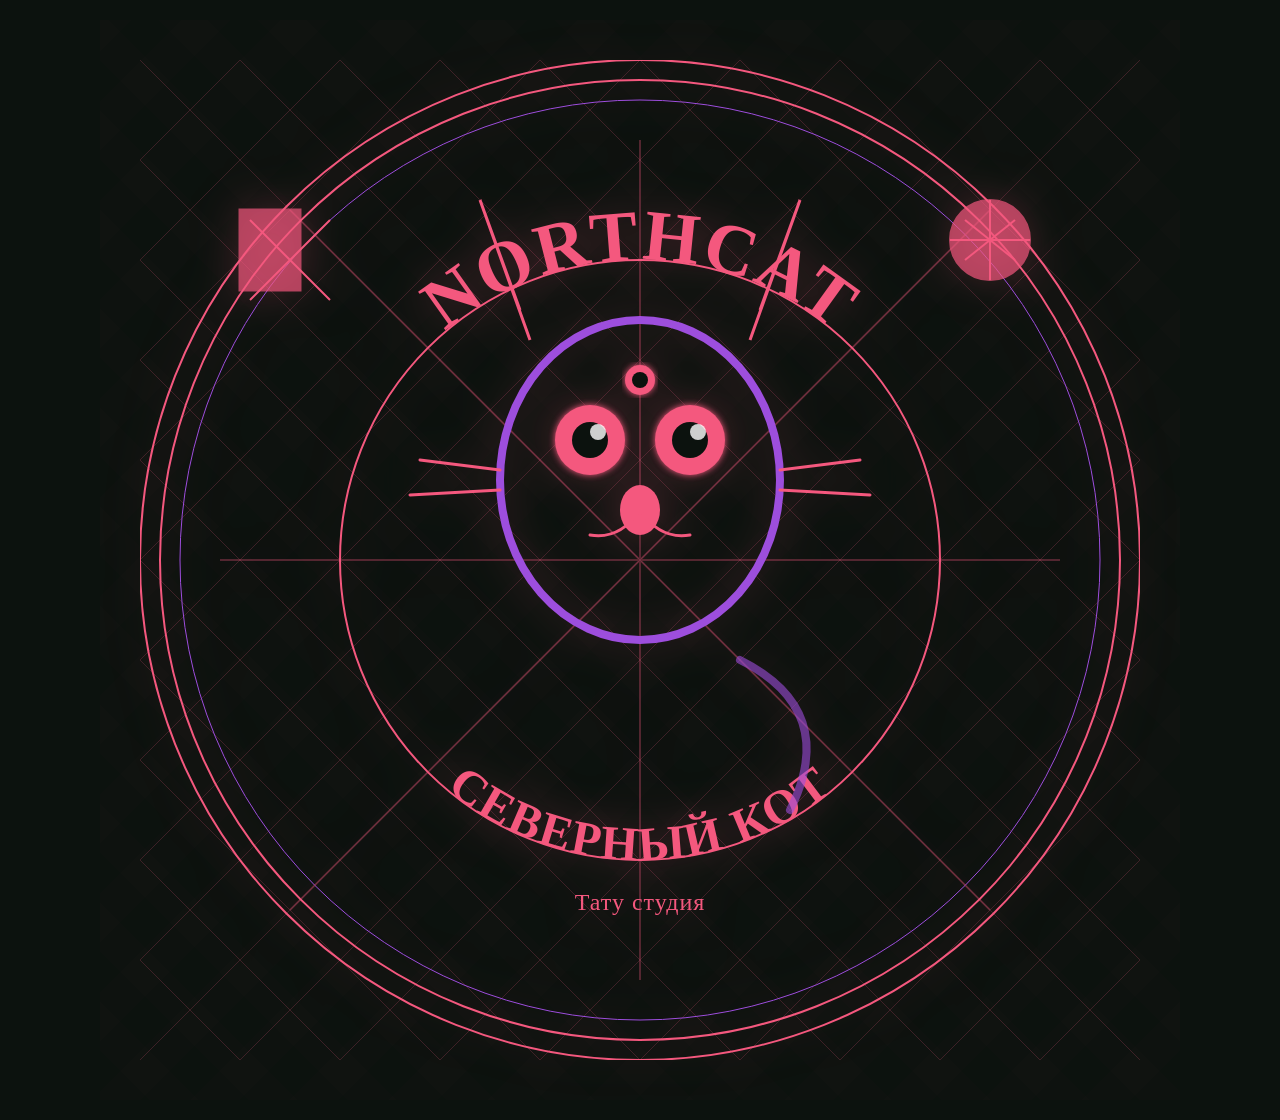
<file: resources/design/emblems/northcat-seal-design.html>
<!DOCTYPE html>
<html lang="ru">
<head>
    <meta charset="UTF-8">
    <meta name="viewport" content="width=device-width, initial-scale=1.0">
    <meta name="hz:slide-selector" content=".slide">
    <meta data-canvas-width="1080" data-canvas-height="1080">
    <title>NORTHCAT - Магическая Печать</title>
    <style>
        * {
            margin: 0;
            padding: 0;
            box-sizing: border-box;
        }

        body {
            font-family: 'Georgia', serif;
            background: #0c120e;
            display: flex;
            align-items: center;
            justify-content: center;
            min-height: 100vh;
            padding: 20px;
        }

        .slide {
            width: 1080px;
            height: 1080px;
            background: #0c120e;
            position: relative;
            overflow: hidden;
        }

        /* Фоновые элементы */
        .background-pattern {
            position: absolute;
            width: 100%;
            height: 100%;
            opacity: 0.1;
            background-image:
                repeating-linear-gradient(45deg, transparent, transparent 35px, rgba(244, 88, 126, 0.1) 35px, rgba(244, 88, 126, 0.1) 70px),
                repeating-linear-gradient(-45deg, transparent, transparent 35px, rgba(244, 88, 126, 0.1) 35px, rgba(244, 88, 126, 0.1) 70px);
        }

        /* Основной контейнер эмблемы */
        .emblem-container {
            position: absolute;
            width: 1000px;
            height: 1000px;
            left: 40px;
            top: 40px;
        }

        /* SVG контейнер */
        svg {
            width: 100%;
            height: 100%;
            filter: drop-shadow(0 0 20px rgba(244, 88, 126, 0.3));
        }

        /* Анимации */
        @keyframes rotate {
            from { transform: rotate(0deg); }
            to { transform: rotate(360deg); }
        }

        @keyframes pulse {
            0%, 100% { opacity: 0.6; }
            50% { opacity: 1; }
        }

        @keyframes glow {
            0%, 100% { filter: drop-shadow(0 0 10px rgba(244, 88, 126, 0.3)); }
            50% { filter: drop-shadow(0 0 30px rgba(244, 88, 126, 0.8)); }
        }

        .outer-circle {
            animation: rotate 60s linear infinite reverse;
        }

        .inner-glow {
            animation: glow 3s ease-in-out infinite;
        }

        .cat-eyes {
            animation: pulse 2s ease-in-out infinite;
        }

        /* Текстовые стили */
        .text-main {
            fill: #f4587e;
            font-family: 'Georgia', serif;
            font-weight: bold;
            letter-spacing: 2px;
        }

        .text-sub {
            fill: #f4587e;
            font-family: 'Georgia', serif;
            font-size: 24px;
            letter-spacing: 1px;
        }

        .circle-stroke {
            stroke: #f4587e;
            fill: none;
            stroke-width: 2;
        }

        .circle-thin {
            stroke: #9d4edd;
            fill: none;
            stroke-width: 1;
        }

        .path-main {
            stroke: #f4587e;
            fill: #9d4edd;
            opacity: 0.8;
        }

        .path-accent {
            stroke: #f4587e;
            fill: none;
            stroke-width: 2;
        }

        /* Магические символы */
        .symbol {
            fill: #f4587e;
            opacity: 0.7;
        }
    </style>
</head>
<body>
    <div class="slide">
        <div class="background-pattern"></div>

        <div class="emblem-container">
            <svg viewBox="0 0 1000 1000" xmlns="http://www.w3.org/2000/svg">
                <defs>
                    <filter id="glow">
                        <feGaussianBlur stdDeviation="3" result="coloredBlur"/>
                        <feMerge>
                            <feMergeNode in="coloredBlur"/>
                            <feMergeNode in="SourceGraphic"/>
                        </feMerge>
                    </filter>
                    <pattern id="geometry" patternUnits="userSpaceOnUse" width="100" height="100">
                        <line x1="0" y1="0" x2="100" y2="100" stroke="#f4587e" stroke-width="1" opacity="0.2"/>
                        <line x1="100" y1="0" x2="0" y2="100" stroke="#f4587e" stroke-width="1" opacity="0.2"/>
                    </pattern>
                </defs>

                <!-- Фоновая сетка -->
                <rect width="1000" height="1000" fill="url(#geometry)"/>

                <!-- Основной внешний круг -->
                <circle cx="500" cy="500" r="480" class="circle-stroke outer-circle"/>
                <circle cx="500" cy="500" r="460" class="circle-thin outer-circle"/>

                <!-- Пентаграмма (внутренняя сетка) -->
                <g id="pentagram" opacity="0.3">
                    <!-- Линии сетки геометрии -->
                    <line x1="500" y1="80" x2="500" y2="920" class="path-accent"/>
                    <line x1="80" y1="500" x2="920" y2="500" class="path-accent"/>
                    <!-- Диагонали -->
                    <line x1="150" y1="150" x2="850" y2="850" class="path-accent"/>
                    <line x1="850" y1="150" x2="150" y2="850" class="path-accent"/>
                </g>

                <!-- Внутренний круг кота -->
                <circle cx="500" cy="500" r="300" class="circle-stroke inner-glow"/>

                <!-- КОШКА - Магический кот сфинкс -->
                <g id="cat" class="cat-eyes">
                    <!-- Голова кота -->
                    <ellipse cx="500" cy="420" rx="140" ry="160" fill="none" stroke="#9d4edd" stroke-width="8"/>

                    <!-- Уши (остроконечные) -->
                    <!-- Левое ухо -->
                    <path d="M 390 280 L 340 140 L 380 250" fill="#9d4edd" stroke="#f4587e" stroke-width="3"/>
                    <!-- Правое ухо -->
                    <path d="M 610 280 L 660 140 L 620 250" fill="#9d4edd" stroke="#f4587e" stroke-width="3"/>

                    <!-- Глаза (светящиеся) -->
                    <circle cx="450" cy="380" r="35" fill="#f4587e" filter="url(#glow)"/>
                    <circle cx="550" cy="380" r="35" fill="#f4587e" filter="url(#glow)"/>
                    <!-- Зрачки -->
                    <circle cx="450" cy="380" r="18" fill="#0c120e"/>
                    <circle cx="550" cy="380" r="18" fill="#0c120e"/>
                    <!-- Блики в глазах -->
                    <circle cx="458" cy="372" r="8" fill="#ffffff" opacity="0.8"/>
                    <circle cx="558" cy="372" r="8" fill="#ffffff" opacity="0.8"/>

                    <!-- Нос -->
                    <ellipse cx="500" cy="450" rx="20" ry="25" fill="#f4587e"/>

                    <!-- Рот -->
                    <path d="M 500 450 Q 480 480 450 475" fill="none" stroke="#f4587e" stroke-width="3" stroke-linecap="round"/>
                    <path d="M 500 450 Q 520 480 550 475" fill="none" stroke="#f4587e" stroke-width="3" stroke-linecap="round"/>

                    <!-- Усы -->
                    <line x1="360" y1="410" x2="280" y2="400" stroke="#f4587e" stroke-width="3" stroke-linecap="round"/>
                    <line x1="360" y1="430" x2="270" y2="435" stroke="#f4587e" stroke-width="3" stroke-linecap="round"/>
                    <line x1="640" y1="410" x2="720" y2="400" stroke="#f4587e" stroke-width="3" stroke-linecap="round"/>
                    <line x1="640" y1="430" x2="730" y2="435" stroke="#f4587e" stroke-width="3" stroke-linecap="round"/>

                    <!-- Третий глаз / точка на лбу (мистическая) -->
                    <circle cx="500" cy="320" r="15" fill="#f4587e" filter="url(#glow)"/>
                    <circle cx="500" cy="320" r="8" fill="#0c120e"/>
                </g>

                <!-- Магические символы в углах -->
                <!-- ⌛ Песочные часы (левый угол) -->
                <g id="hourglass-left">
                    <rect x="100" y="150" width="60" height="80" fill="none" stroke="#f4587e" stroke-width="3" class="symbol"/>
                    <path d="M 110 160 L 150 200 L 110 240" fill="none" stroke="#f4587e" stroke-width="2"/>
                    <path d="M 190 160 L 150 200 L 190 240" fill="none" stroke="#f4587e" stroke-width="2"/>
                </g>

                <!-- 🔮 Магическая руна (правый угол) -->
                <g id="rune-right">
                    <circle cx="850" cy="180" r="40" fill="none" stroke="#f4587e" stroke-width="2" class="symbol"/>
                    <path d="M 850 140 L 850 220" stroke="#f4587e" stroke-width="2"/>
                    <path d="M 810 180 L 890 180" stroke="#f4587e" stroke-width="2"/>
                    <path d="M 825 160 L 875 200" stroke="#f4587e" stroke-width="2"/>
                    <path d="M 875 160 L 825 200" stroke="#f4587e" stroke-width="2"/>
                </g>

                <!-- Основной текст - NORTHCAT (верхняя дуга) -->
                <defs>
                    <path id="topCurve" d="M 200 500 A 300 300 0 0 1 800 500" fill="none"/>
                    <path id="bottomCurve" d="M 200 500 A 300 300 0 0 0 800 500" fill="none"/>
                </defs>

                <!-- NORTHCAT вверху -->
                <text font-size="72" font-weight="bold" letter-spacing="8" class="text-main">
                    <textPath href="#topCurve" startOffset="50%" text-anchor="middle">
                        NORTHCAT
                    </textPath>
                </text>

                <!-- СЕВЕРНЫЙ КОТ снизу (кириллица) -->
                <text font-size="48" font-weight="bold" letter-spacing="4" class="text-main">
                    <textPath href="#bottomCurve" startOffset="50%" text-anchor="middle">
                        СЕВЕРНЫЙ КОТ
                    </textPath>
                </text>

                <!-- Подтекст "Тату студия" -->
                <text x="500" y="850" text-anchor="middle" class="text-sub">Тату студия</text>

                <!-- Декоративный элемент - хвост кота внизу -->
                <path d="M 600 600 Q 700 650 650 750" fill="none" stroke="#9d4edd" stroke-width="8" stroke-linecap="round" opacity="0.6"/>

                <!-- Финальный внешний круг -->
                <circle cx="500" cy="500" r="500" class="circle-stroke outer-circle"/>
            </svg>
        </div>
    </div>

    <script>
        // Интерактивные эффекты
        const emblem = document.querySelector('.emblem-container');

        // Эффект при наведении мыши
        emblem.addEventListener('mouseenter', function() {
            const outerCircles = document.querySelectorAll('.outer-circle');
            outerCircles.forEach(circle => {
                circle.style.animationPlayState = 'running';
            });
        });

        emblem.addEventListener('mouseleave', function() {
            const outerCircles = document.querySelectorAll('.outer-circle');
            outerCircles.forEach(circle => {
                circle.style.animationPlayState = 'running';
            });
        });

        // Свечение глаз при клике
        emblem.addEventListener('click', function() {
            const catEyes = document.querySelector('.cat-eyes');
            catEyes.style.animation = 'none';
            setTimeout(() => {
                catEyes.style.animation = '';
            }, 100);
        });

        console.log('NORTHCAT Emblem loaded - Магическая печать активирована ✨');
    </script>
</body>
</html>
</file>
<file: services/website/nft-koty/style.css>
/* ===================================================================
   NORTHCAT NFT — style.css
   =================================================================== */
:root {
    --bg: #07080a;
    --bg2: #0b0d10;
    --card: #111419;
    --card2: #161a20;
    --pink: #ff3b77;
    --purple: #9d26cd;
    --text: #f4f4f7;
    --muted: #8c8b96;
    --dim: #5a5963;
    --border: rgba(255, 255, 255, 0.07);
    --gold: #e0b53b;
    --green: #3ad29f;
    --blue: #229ed9;
    --font-d: 'Pirata One', 'Grenze Gotisch', 'Cinzel', serif;
    --font-b: 'Montserrat', system-ui, sans-serif;
}
* { box-sizing: border-box; margin: 0; padding: 0; }
body {
    background:
        radial-gradient(circle at 12% 8%, rgba(157,38,205,.12), transparent 42%),
        radial-gradient(circle at 88% 92%, rgba(255,59,119,.10), transparent 44%),
        var(--bg);
    color: var(--text);
    font-family: var(--font-b);
    line-height: 1.6;
    min-height: 100vh;
}
a { color: inherit; }
h1, h2, h3 { font-family: var(--font-d); letter-spacing: 1px; font-weight: 700; }

/* ---- Шапка ---- */
header {
    display: flex; align-items: center; justify-content: space-between;
    padding: 18px 30px; border-bottom: 1px solid var(--border);
    position: sticky; top: 0; z-index: 50;
    background: rgba(7,8,10,.82); backdrop-filter: blur(12px);
}
.brand { font-family: var(--font-d); font-size: 1.7rem; letter-spacing: 1.5px; }
.brand span { color: var(--pink); }
.brand small { display: block; font-family: var(--font-b); font-size: .62rem; letter-spacing: 3px; color: var(--muted); text-transform: uppercase; }
.back-link { font-size: .82rem; color: var(--muted); text-decoration: none; transition: color .2s; }
.back-link:hover { color: var(--pink); }

/* ---- Лейаут ---- */
.wrap { max-width: 1240px; margin: 0 auto; padding: 30px; }
.hero {
    text-align: center; margin-bottom: 34px;
}
.hero h1 { font-size: clamp(2rem, 5vw, 3.4rem); margin-bottom: 8px; }
.hero h1 em { color: var(--pink); font-style: normal; }
.hero p { color: var(--muted); max-width: 640px; margin: 0 auto; }
.stats { display: flex; gap: 26px; justify-content: center; margin-top: 20px; flex-wrap: wrap; }
.stat { background: var(--card); border: 1px solid var(--border); border-radius: 14px; padding: 14px 22px; min-width: 150px; }
.stat .num { font-family: var(--font-d); font-size: 1.7rem; color: var(--pink); }
.stat .lbl { font-size: .68rem; letter-spacing: 2px; text-transform: uppercase; color: var(--muted); }

.studio {
    display: grid; grid-template-columns: 1fr 360px; gap: 28px; align-items: start;
    margin-bottom: 46px;
}
@media (max-width: 900px) { .studio { grid-template-columns: 1fr; } }

.stage {
    background: linear-gradient(160deg, var(--card), var(--card2));
    border: 1px solid var(--border); border-radius: 20px; padding: 22px;
    display: flex; flex-direction: column; align-items: center;
}
.canvas-frame {
    position: relative; width: 100%; max-width: 520px; aspect-ratio: 1;
    border-radius: 16px; overflow: hidden; border: 1px solid var(--border);
    box-shadow: 0 18px 50px rgba(0,0,0,.5);
}
#catCanvas { width: 100%; height: 100%; display: block; image-rendering: auto; }
.token-tag {
    position: absolute; left: 14px; top: 14px;
    background: rgba(7,8,10,.7); border: 1px solid var(--border);
    padding: 5px 12px; border-radius: 30px; font-family: var(--font-d); font-size: 1rem; letter-spacing: 1px;
    backdrop-filter: blur(6px);
}
.rarity-badge {
    position: absolute; right: 14px; top: 14px;
    padding: 5px 14px; border-radius: 30px; font-size: .72rem; font-weight: 700;
    letter-spacing: 1px; text-transform: uppercase; backdrop-filter: blur(6px);
    border: 1px solid var(--border);
}
.rarity-badge.common    { background: rgba(140,139,150,.2); color: #c8c8d0; }
.rarity-badge.rare      { background: rgba(34,158,217,.2); color: #74cdf2; border-color: rgba(34,158,217,.5); }
.rarity-badge.epic      { background: rgba(157,38,205,.22); color: #c98ff0; border-color: rgba(157,38,205,.5); }
.rarity-badge.legendary { background: rgba(255,59,119,.22); color: #ff89aa; border-color: rgba(255,59,119,.5); }
.rarity-badge.mythic    { background: rgba(224,181,59,.25); color: #ffd97a; border-color: rgba(224,181,59,.6); box-shadow: 0 0 18px rgba(224,181,59,.4); }

.controls { display: flex; gap: 10px; flex-wrap: wrap; justify-content: center; margin-top: 22px; width: 100%; }
.btn {
    border: none; cursor: pointer; border-radius: 12px; padding: 13px 22px;
    font-family: var(--font-b); font-size: .82rem; font-weight: 700; letter-spacing: .5px;
    transition: transform .12s, filter .2s; color: #fff;
}
.btn:active { transform: scale(.96); }
.btn-main { background: linear-gradient(135deg, var(--pink), var(--purple)); flex: 1 1 100%; padding: 16px; font-size: .95rem; }
.btn-main:hover { filter: brightness(1.1); }
.btn-ghost { background: var(--card2); border: 1px solid var(--border); color: var(--text); }
.btn-ghost:hover { border-color: var(--pink); color: var(--pink); }
.hint { font-size: .7rem; color: var(--dim); margin-top: 12px; text-align: center; }

/* ---- Панель признаков ---- */
.panel {
    background: var(--card); border: 1px solid var(--border); border-radius: 20px; padding: 22px;
}
.panel h3 { font-size: 1.3rem; margin-bottom: 4px; }
.panel .sub { font-size: .72rem; color: var(--muted); margin-bottom: 16px; letter-spacing: 1px; text-transform: uppercase; }
.trait-row {
    display: grid; grid-template-columns: 1fr auto auto; gap: 10px; align-items: center;
    padding: 10px 0; border-bottom: 1px solid var(--border); font-size: .86rem;
}
.trait-row:last-child { border-bottom: none; }
.t-label { color: var(--muted); }
.t-value { font-weight: 600; text-align: right; }
.t-rar { font-size: .72rem; color: var(--gold); min-width: 48px; text-align: right; }

.export-row { display: flex; gap: 8px; margin-top: 16px; flex-wrap: wrap; }
.export-row .btn { flex: 1; padding: 11px; font-size: .74rem; }

/* ---- Галерея ---- */
.gallery-head {
    display: flex; align-items: center; justify-content: space-between; margin-bottom: 18px; flex-wrap: wrap; gap: 14px;
}
.gallery-head h2 { font-size: 1.8rem; }
.gallery-head .tools { display: flex; gap: 10px; align-items: center; }
.gallery-head input {
    width: 78px; background: var(--card2); border: 1px solid var(--border); color: var(--text);
    border-radius: 10px; padding: 10px; font-family: var(--font-b); text-align: center;
}
.gallery-grid {
    display: grid; grid-template-columns: repeat(auto-fill, minmax(160px, 1fr)); gap: 14px;
}
.g-cell {
    background: var(--card); border: 1px solid var(--border); border-radius: 14px; overflow: hidden;
    cursor: pointer; transition: transform .15s, border-color .2s, box-shadow .2s;
}
.g-cell:hover { transform: translateY(-4px); border-color: var(--pink); box-shadow: 0 12px 30px rgba(0,0,0,.5); }
.g-cell canvas { width: 100%; display: block; }
.g-cap { display: flex; align-items: center; justify-content: space-between; padding: 8px 12px; font-size: .76rem; color: var(--muted); }
.g-cap .dot { width: 10px; height: 10px; border-radius: 50%; display: inline-block; }
.dot.common { background: #8c8b96; }
.dot.rare { background: var(--blue); }
.dot.epic { background: var(--purple); }
.dot.legendary { background: var(--pink); }
.dot.mythic { background: var(--gold); box-shadow: 0 0 8px var(--gold); }

footer { text-align: center; padding: 40px 20px; color: var(--dim); font-size: .78rem; border-top: 1px solid var(--border); margin-top: 40px; }
footer a { color: var(--pink); text-decoration: none; }
</file>
<file: services/website/css/style.css>
/* ===================================================================
   NORTHCAT — Тату-студия «Северный Кот»
   Тёмная готическая эстетика: неоновый розовый, фиолет, руны, геометрия
   =================================================================== */

/* --------------------------- Переменные --------------------------- */
:root {
    --bg-dark: #07080a;
    --bg-deep: #0b0d10;
    --bg-card: #111419;
    --bg-card-2: #161a20;
    --neon-pink: #ff3b77;
    --neon-pink-soft: #ff6a98;
    --neon-pink-glow: rgba(255, 59, 119, 0.55);
    --neon-purple: #9d26cd;
    --neon-purple-glow: rgba(157, 38, 205, 0.45);
    --rune-violet: #7a3ec0;
    --text-light: #ffffff;
    --text-muted: #c2c1ce;
    --text-dim: #9695a3;
    --border-color: rgba(255, 59, 119, 0.18);
    --border-soft: rgba(255, 255, 255, 0.06);
    --tg-blue: #229ED9;
    --ok-green: #3ad29f;
    --warn: #ffb13b;
    --font-gothic: 'Cinzel', serif;
    --font-display: 'Cinzel', serif;
    --font-body: 'Montserrat', sans-serif;
    --radius: 4px;
}

/* --------------------------- Сброс --------------------------- */
* {
    box-sizing: border-box;
    margin: 0;
    padding: 0;
}

html {
    scroll-behavior: smooth;
    scroll-padding-top: 90px;
    background-color: var(--bg-dark);
}

body {
    background-color: transparent;
    color: var(--text-light);
    font-family: var(--font-body);
    overflow-x: hidden;
    line-height: 1.6;
    cursor: none;
}

/* Динамический WebGL-фон: геометрические сетки, реагирующие на курсор */
#bgCanvas {
    position: fixed;
    inset: 0;
    width: 100%;
    height: 100%;
    z-index: -1;
    pointer-events: none;
    display: block;
}

/* Фоновая «руническая» текстура */
body::before {
    content: '';
    position: fixed;
    inset: 0;
    z-index: 0;
    pointer-events: none;
    background:
        radial-gradient(circle at 15% 20%, rgba(157, 38, 205, 0.10), transparent 40%),
        radial-gradient(circle at 85% 75%, rgba(255, 59, 119, 0.08), transparent 45%);
    opacity: 0.9;
}

img { max-width: 100%; display: block; }
a { color: inherit; }

/* Готические заголовки */
h1, h2, h3, .gothic-font {
    font-family: var(--font-gothic);
    letter-spacing: 1px;
    font-weight: 700;
}

/* --------------------------- Скроллбар --------------------------- */
::-webkit-scrollbar { width: 9px; }
::-webkit-scrollbar-track { background: var(--bg-dark); }
::-webkit-scrollbar-thumb {
    background: linear-gradient(var(--neon-pink), var(--neon-purple));
    border-radius: 5px;
}

/* ===================================================================
   КАСТОМНЫЙ КУРСОР
   =================================================================== */
.cursor-dot,
.cursor-ring {
    position: fixed;
    top: 0; left: 0;
    pointer-events: none;
    z-index: 99999;
    transform: translate(-50%, -50%);
    mix-blend-mode: screen;
}
.cursor-dot {
    width: 7px; height: 7px;
    background: var(--neon-pink);
    border-radius: 50%;
    box-shadow: 0 0 10px var(--neon-pink), 0 0 20px var(--neon-pink-glow);
    transition: width .2s, height .2s, background .2s;
}
.cursor-ring {
    width: 38px; height: 38px;
    border: 1.5px solid rgba(255, 59, 119, 0.6);
    border-radius: 50%;
    transition: width .25s ease, height .25s ease, border-color .25s, background .25s;
}
.cursor-ring::after {
    content: '✦';
    position: absolute;
    inset: 0;
    display: flex;
    align-items: center;
    justify-content: center;
    font-size: 9px;
    color: rgba(255, 59, 119, 0.5);
    opacity: 0;
    transition: opacity .25s;
}
/* Состояние наведения на кликабельное */
body.cursor-hover .cursor-ring {
    width: 60px; height: 60px;
    border-color: var(--neon-pink);
    background: rgba(255, 59, 119, 0.06);
}
body.cursor-hover .cursor-ring::after { opacity: 1; }
body.cursor-hover .cursor-dot { width: 4px; height: 4px; }
body.cursor-down .cursor-ring { width: 26px; height: 26px; border-color: var(--neon-purple); }

@media (hover: none), (max-width: 768px) {
    body { cursor: auto; }
    .cursor-dot, .cursor-ring { display: none; }
}

/* ===================================================================
   ПРЕЛОАДЕР
   =================================================================== */
#preloader {
    position: fixed;
    inset: 0;
    z-index: 100000;
    background: var(--bg-dark);
    display: flex;
    flex-direction: column;
    align-items: center;
    justify-content: center;
    gap: 22px;
    transition: opacity .6s ease, visibility .6s;
}
#preloader.hidden { opacity: 0; visibility: hidden; }
.preloader-sigil {
    width: 90px; height: 90px;
    border: 2px solid var(--border-color);
    border-top-color: var(--neon-pink);
    border-radius: 50%;
    animation: spin 1.1s linear infinite;
    position: relative;
}
.preloader-sigil::before {
    content: '';
    position: absolute;
    inset: 12px;
    border: 1px solid var(--neon-purple-glow);
    border-bottom-color: var(--neon-purple);
    border-radius: 50%;
    animation: spin 1.6s linear infinite reverse;
}
.preloader-text {
    font-family: var(--font-gothic);
    font-size: 1.6rem;
    color: var(--neon-pink);
    letter-spacing: 4px;
    text-shadow: 0 0 18px var(--neon-pink-glow);
}
.preloader-sub {
    font-size: .7rem;
    letter-spacing: 6px;
    color: var(--text-dim);
    text-transform: uppercase;
}
@keyframes spin { to { transform: rotate(360deg); } }

/* ===================================================================
   ПРОГРЕСС ПРОКРУТКИ
   =================================================================== */
.scroll-progress {
    position: fixed;
    top: 0; left: 0;
    height: 3px;
    width: 0%;
    z-index: 9999;
    background: linear-gradient(90deg, var(--neon-purple), var(--neon-pink));
    box-shadow: 0 0 12px var(--neon-pink-glow);
}

/* ===================================================================
   ШАПКА / ДИНАМИЧНОЕ МЕНЮ
   =================================================================== */
header {
    position: fixed;
    top: 0; left: 0;
    width: 100%;
    z-index: 1000;
    background: rgba(7, 8, 10, 0.72);
    backdrop-filter: blur(14px);
    border-bottom: 1px solid var(--border-soft);
    transition: transform .4s ease, background .4s, padding .3s;
}
header.scrolled {
    background: rgba(7, 8, 10, 0.94);
    box-shadow: 0 6px 30px rgba(0,0,0,.5);
}
header.hide { transform: translateY(-100%); }

.nav-container {
    max-width: 1280px;
    margin: 0 auto;
    display: flex;
    justify-content: space-between;
    align-items: center;
    padding: 16px 24px;
    gap: 20px;
}

.logo {
    font-family: var(--font-display);
    font-size: 1.4rem;
    font-weight: 700;
    color: var(--text-light);
    text-decoration: none;
    display: flex;
    align-items: center;
    gap: 10px;
    letter-spacing: 3px;
    white-space: nowrap;
}
.logo .logo-mark {
    width: 38px; height: 38px;
    flex-shrink: 0;
    filter: drop-shadow(0 0 7px var(--neon-pink-glow));
    transition: transform .4s ease, filter .4s ease;
}
.logo:hover .logo-mark {
    transform: rotate(-8deg) scale(1.06);
    filter: drop-shadow(0 0 12px var(--neon-pink));
}
.logo span { color: var(--neon-pink); }

nav.main-nav ul {
    display: flex;
    list-style: none;
    gap: 26px;
    align-items: center;
}
nav.main-nav a {
    color: var(--text-light);
    text-decoration: none;
    font-size: 1rem;
    font-weight: 600;
    text-transform: uppercase;
    letter-spacing: 1px;
    position: relative;
    padding: 4px 0;
    transition: color .3s;
}
nav.main-nav a::after {
    content: '';
    position: absolute;
    left: 0; bottom: -2px;
    width: 0; height: 2px;
    background: var(--neon-pink);
    box-shadow: 0 0 8px var(--neon-pink);
    transition: width .3s ease;
}
nav.main-nav a:hover,
nav.main-nav a.active { color: var(--text-light); }
nav.main-nav a:hover::after,
nav.main-nav a.active::after { width: 100%; }

.nav-actions { display: flex; align-items: center; gap: 14px; }

.cta-btn {
    background: transparent;
    border: 1px solid var(--neon-pink);
    color: var(--neon-pink);
    padding: 10px 22px;
    border-radius: var(--radius);
    font-weight: 700;
    text-transform: uppercase;
    letter-spacing: 1px;
    cursor: none;
    transition: all .3s ease;
    text-decoration: none;
    font-size: 1rem;
    font-family: var(--font-body);
    position: relative;
    overflow: hidden;
}
.cta-btn::before {
    content: '';
    position: absolute;
    inset: 0;
    background: var(--neon-pink);
    transform: scaleX(0);
    transform-origin: left;
    transition: transform .35s ease;
    z-index: -1;
}
.cta-btn:hover { color: #fff; box-shadow: 0 0 22px var(--neon-pink-glow); }
.cta-btn:hover::before { transform: scaleX(1); }

/* Бургер */
.burger {
    display: none;
    flex-direction: column;
    gap: 5px;
    width: 30px;
    background: none;
    border: none;
    cursor: none;
    z-index: 1100;
}
.burger span {
    height: 2px;
    width: 100%;
    background: var(--neon-pink);
    transition: transform .35s ease, opacity .3s;
    box-shadow: 0 0 6px var(--neon-pink-glow);
}
.burger.open span:nth-child(1) { transform: translateY(7px) rotate(45deg); }
.burger.open span:nth-child(2) { opacity: 0; }
.burger.open span:nth-child(3) { transform: translateY(-7px) rotate(-45deg); }

/* Мобильное полноэкранное меню */
.mobile-menu {
    position: fixed;
    inset: 0;
    z-index: 1050;
    background: rgba(7, 8, 10, 0.98);
    backdrop-filter: blur(8px);
    display: flex;
    flex-direction: column;
    align-items: center;
    justify-content: center;
    gap: 24px;
    transform: translateY(-100%);
    transition: transform .5s cubic-bezier(.7,0,.3,1);
}
.mobile-menu.open { transform: translateY(0); }
.mobile-menu a {
    font-family: var(--font-display);
    font-size: 1.6rem;
    color: var(--text-muted);
    text-decoration: none;
    letter-spacing: 3px;
    text-transform: uppercase;
    transition: color .3s, transform .3s;
}
.mobile-menu a:hover { color: var(--neon-pink); transform: scale(1.05); }

/* ===================================================================
   ОБЩИЕ СЕКЦИИ
   =================================================================== */
main { position: relative; z-index: 1; }

section {
    padding: 110px 24px;
    position: relative;
}
.section-container { max-width: 1280px; margin: 0 auto; }

.section-header { text-align: center; margin-bottom: 64px; }
.section-eyebrow {
    display: inline-block;
    font-size: 1rem;
    letter-spacing: 4px;
    text-transform: uppercase;
    color: var(--neon-purple);
    margin-bottom: 14px;
    font-weight: 600;
}
.section-title {
    font-size: 3rem;
    color: var(--text-light);
    display: inline-block;
    position: relative;
    padding-bottom: 16px;
    line-height: 1.1;
}
.section-title::after {
    content: '';
    position: absolute;
    bottom: 0; left: 50%;
    transform: translateX(-50%);
    width: 64px; height: 2px;
    background: var(--neon-pink);
    box-shadow: 0 0 12px var(--neon-pink);
}
.section-desc {
    max-width: 620px;
    margin: 22px auto 0;
    color: var(--text-light);
    font-size: 1.15rem;
    font-weight: 400;
}

/* Появление при прокрутке */
.reveal {
    opacity: 0;
    transform: translateY(40px);
    transition: opacity .8s ease, transform .8s ease;
}
.reveal.visible { opacity: 1; transform: translateY(0); }

/* Мистическая рамка */
.mystic-frame {
    border: 1px solid var(--border-color);
    position: relative;
    padding: 20px;
}
.mystic-frame::before {
    content: '';
    position: absolute;
    inset: 5px;
    border: 1px solid rgba(157, 38, 205, 0.15);
    pointer-events: none;
}
.mystic-frame::after {
    content: '✖';
    position: absolute;
    top: -9px; right: -7px;
    font-size: 10px;
    color: var(--neon-pink);
    background: var(--bg-dark);
    padding: 0 5px;
}

/* ===================================================================
   HERO
   =================================================================== */
.hero {
    min-height: 100vh;
    display: flex;
    align-items: center;
    justify-content: center;
    position: relative;
    overflow: hidden;
    padding-top: 90px;
}
.hero-video {
    position: absolute;
    inset: 0;
    width: 100%; height: 100%;
    object-fit: cover;
    z-index: 1;
    opacity: 0.28;
    filter: contrast(115%) saturate(120%);
}
.hero-overlay {
    position: absolute;
    inset: 0;
    z-index: 2;
    background:
        radial-gradient(circle at center, rgba(7,8,10,0.25) 0%, rgba(7,8,10,0.96) 78%);
}
/* Сакральная геометрия поверх hero */
.hero-sigil {
    position: absolute;
    z-index: 2;
    width: min(82vmin, 760px);
    aspect-ratio: 1;
    left: 50%; top: 50%;
    transform: translate(-50%, -50%);
    border: 1px solid rgba(255, 59, 119, 0.10);
    border-radius: 50%;
    pointer-events: none;
    animation: rotateSlow 60s linear infinite;
}
.hero-sigil::before, .hero-sigil::after {
    content: '';
    position: absolute;
    inset: 8%;
    border: 1px solid rgba(157, 38, 205, 0.10);
    border-radius: 50%;
}
.hero-sigil::after {
    inset: 22%;
    border-style: dashed;
    border-color: rgba(255, 59, 119, 0.08);
}
@keyframes rotateSlow { to { transform: translate(-50%, -50%) rotate(360deg); } }

.hero-content {
    position: relative;
    z-index: 3;
    text-align: center;
    max-width: 880px;
    padding: 20px;
}
.hero-tagline {
    font-size: 1.2rem;
    text-transform: uppercase;
    letter-spacing: 8px;
    color: var(--neon-pink);
    margin-bottom: 24px;
    font-weight: 400;
}
.hero-title {
    font-size: clamp(3rem, 9vw, 6.5rem);
    color: var(--text-light);
    text-shadow: 0 0 36px rgba(255, 59, 119, 0.45);
    margin-bottom: 18px;
    line-height: 1.02;
}
.hero-title em {
    font-style: normal;
    color: var(--neon-pink);
    -webkit-text-stroke: 1px var(--neon-pink);
    color: transparent;
    text-shadow: 0 0 30px var(--neon-pink-glow);
}
.hero-desc {
    font-size: 1.25rem;
    color: var(--text-light);
    max-width: 600px;
    margin: 0 auto 38px;
    letter-spacing: .5px;
    font-weight: 400;
}
.hero-actions {
    display: flex;
    gap: 18px;
    justify-content: center;
    flex-wrap: wrap;
}
.btn-primary {
    background: var(--neon-pink);
    color: #fff;
    padding: 18px 42px;
    font-size: 1.1rem;
    font-weight: 700;
    letter-spacing: 1.5px;
    text-transform: uppercase;
    text-decoration: none;
    border: none;
    border-radius: var(--radius);
    cursor: none;
    transition: all .3s ease;
    box-shadow: 0 6px 26px var(--neon-pink-glow);
}
.btn-primary:hover { transform: translateY(-3px); box-shadow: 0 10px 34px var(--neon-pink-glow); }
.btn-ghost {
    background: transparent;
    color: var(--text-light);
    padding: 18px 42px;
    font-size: 1.1rem;
    font-weight: 700;
    letter-spacing: 1.5px;
    text-transform: uppercase;
    text-decoration: none;
    border: 1px solid var(--border-soft);
    border-radius: var(--radius);
    cursor: none;
    transition: all .3s ease;
}
.btn-ghost:hover { border-color: var(--neon-pink); color: var(--neon-pink); }

.hero-scroll {
    position: absolute;
    bottom: 26px; left: 50%;
    transform: translateX(-50%);
    z-index: 3;
    font-size: .68rem;
    letter-spacing: 3px;
    text-transform: uppercase;
    color: var(--text-dim);
    display: flex;
    flex-direction: column;
    align-items: center;
    gap: 8px;
}
.hero-scroll .mouse {
    width: 22px; height: 36px;
    border: 1.5px solid var(--text-dim);
    border-radius: 12px;
    position: relative;
}
.hero-scroll .mouse::before {
    content: '';
    position: absolute;
    top: 6px; left: 50%;
    transform: translateX(-50%);
    width: 3px; height: 7px;
    background: var(--neon-pink);
    border-radius: 2px;
    animation: scrollWheel 1.6s infinite;
}
@keyframes scrollWheel { 0%{opacity:1;top:6px} 100%{opacity:0;top:18px} }

/* Бегущая строка (marquee) */
.marquee {
    overflow: hidden;
    white-space: nowrap;
    border-top: 1px solid var(--border-soft);
    border-bottom: 1px solid var(--border-soft);
    padding: 14px 0;
    background: var(--bg-deep);
}
.marquee-track {
    display: inline-flex;
    gap: 40px;
    animation: marquee 28s linear infinite;
    font-family: var(--font-display);
    font-size: 1.1rem;
    letter-spacing: 4px;
    text-transform: uppercase;
    color: var(--text-dim);
}
.marquee-track span { color: var(--neon-pink); }
@keyframes marquee { to { transform: translateX(-50%); } }

/* ===================================================================
   О СТУДИИ
   =================================================================== */
.about-grid {
    display: grid;
    grid-template-columns: 1fr 1fr;
    gap: 56px;
    align-items: center;
}
.about-text h3 {
    font-family: var(--font-display);
    font-size: 1.9rem;
    margin-bottom: 20px;
    color: var(--neon-pink);
    letter-spacing: 1px;
}
.about-text p { color: var(--text-light); font-size: 1.1rem; margin-bottom: 18px; line-height: 1.8; }
.about-highlights {
    display: grid;
    grid-template-columns: 1fr 1fr;
    gap: 20px;
    margin-top: 28px;
}
.highlight-item {
    border-left: 2px solid var(--neon-purple);
    padding-left: 16px;
}
.highlight-item h4 { color: var(--text-light); font-weight: 700; font-size: 1.05rem; margin-bottom: 5px; }
.highlight-item p { font-size: .85rem; margin: 0; }

.about-stats {
    display: flex;
    gap: 30px;
    margin-top: 34px;
    flex-wrap: wrap;
}
.stat-num {
    font-family: var(--font-display);
    font-size: 2.2rem;
    color: var(--neon-pink);
    line-height: 1;
}
.stat-label { font-size: .72rem; letter-spacing: 1px; text-transform: uppercase; color: var(--text-dim); }

.about-image { display: flex; justify-content: center; }
.about-image img {
    border: 1px solid var(--border-color);
    box-shadow: 0 18px 45px rgba(0,0,0,.6);
    transition: transform .5s, border-color .4s;
}
.about-image img:hover { transform: scale(1.02); border-color: var(--neon-pink); }

/* ===================================================================
   УСЛУГИ
   =================================================================== */
.services-grid {
    display: grid;
    grid-template-columns: repeat(auto-fit, minmax(260px, 1fr));
    gap: 26px;
}
.service-card {
    background: var(--bg-card);
    border: 1px solid var(--border-soft);
    padding: 34px 28px;
    transition: all .4s ease;
    position: relative;
    overflow: hidden;
}
.service-card::before {
    content: '';
    position: absolute;
    top: 0; left: 0;
    width: 100%; height: 3px;
    background: linear-gradient(90deg, var(--neon-pink), var(--neon-purple));
    transform: scaleX(0);
    transform-origin: left;
    transition: transform .4s ease;
}
.service-card:hover { transform: translateY(-8px); border-color: var(--border-color); box-shadow: 0 16px 40px rgba(0,0,0,.5); }
.service-card:hover::before { transform: scaleX(1); }
.service-icon {
    font-size: 1.8rem;
    color: var(--neon-pink);
    margin-bottom: 18px;
    display: inline-block;
}
.service-card h3 { font-family: var(--font-display); font-size: 1.2rem; margin-bottom: 12px; letter-spacing: 1px; }
.service-card p { color: var(--text-muted); font-size: .9rem; margin-bottom: 16px; }
.service-price {
    font-family: var(--font-display);
    color: var(--neon-pink);
    font-size: 1.05rem;
    letter-spacing: 1px;
}

/* ===================================================================
   ФИЛЬТРЫ / ВКЛАДКИ
   =================================================================== */
.filter-bar {
    display: flex;
    gap: 12px;
    justify-content: center;
    flex-wrap: wrap;
    margin-bottom: 44px;
}
.filter-btn {
    background: transparent;
    border: 1px solid var(--border-soft);
    color: var(--text-muted);
    padding: 9px 20px;
    font-size: .78rem;
    font-weight: 600;
    letter-spacing: 1px;
    text-transform: uppercase;
    cursor: none;
    border-radius: 40px;
    transition: all .3s;
    font-family: var(--font-body);
}
.filter-btn:hover { color: var(--text-light); border-color: var(--neon-purple); }
.filter-btn.active {
    background: var(--neon-pink);
    color: #fff;
    border-color: var(--neon-pink);
    box-shadow: 0 0 18px var(--neon-pink-glow);
}

/* ===================================================================
   ГАЛЕРЕЯ / АЛЬБОМ РАБОТ
   =================================================================== */
.gallery-grid {
    display: grid;
    grid-template-columns: repeat(auto-fill, minmax(280px, 1fr));
    gap: 22px;
}
.gallery-item {
    background: var(--bg-card);
    border: 1px solid var(--border-soft);
    overflow: hidden;
    transition: all .4s ease;
    position: relative;
    cursor: none;
}
.gallery-item:hover { transform: translateY(-8px); border-color: var(--neon-pink); box-shadow: 0 12px 34px rgba(255,59,119,.16); }
.gallery-img-container { position: relative; padding-top: 100%; overflow: hidden; }
.gallery-img-container img {
    position: absolute; inset: 0;
    width: 100%; height: 100%;
    object-fit: cover;
    transition: transform .6s ease, filter .4s;
}
.gallery-item:hover img { transform: scale(1.08); filter: brightness(1.05); }
.gallery-overlay {
    position: absolute;
    inset: 0;
    background: linear-gradient(transparent 40%, rgba(7,8,10,.92));
    display: flex;
    flex-direction: column;
    justify-content: flex-end;
    padding: 18px;
    opacity: 0;
    transition: opacity .4s;
}
.gallery-item:hover .gallery-overlay { opacity: 1; }
.gallery-zoom {
    position: absolute;
    top: 14px; right: 14px;
    width: 34px; height: 34px;
    border: 1px solid var(--neon-pink);
    color: var(--neon-pink);
    display: flex; align-items: center; justify-content: center;
    border-radius: 50%;
    transform: scale(0);
    transition: transform .35s;
}
.gallery-item:hover .gallery-zoom { transform: scale(1); }
.gallery-info { padding: 16px; }
.gallery-category { color: var(--neon-pink); font-size: .68rem; text-transform: uppercase; letter-spacing: 2px; font-weight: 700; margin-bottom: 5px; }
.gallery-title { font-size: 1.05rem; color: var(--text-light); font-weight: 700; font-family: var(--font-body); }

/* ===================================================================
   КОЛЛЕКЦИЯ СКЕТЧЕЙ (masonry-стиль)
   =================================================================== */
.sketch-grid {
    columns: 4 240px;
    column-gap: 18px;
}
.sketch-item {
    break-inside: avoid;
    margin-bottom: 18px;
    border: 1px solid var(--border-soft);
    position: relative;
    overflow: hidden;
    cursor: none;
    transition: border-color .3s;
}
.sketch-item:hover { border-color: var(--neon-pink); }
.sketch-item img { width: 100%; transition: transform .5s, filter .4s; filter: grayscale(.2); }
.sketch-item:hover img { transform: scale(1.05); filter: grayscale(0); }
.sketch-badge {
    position: absolute;
    top: 10px; left: 10px;
    background: rgba(7,8,10,.8);
    border: 1px solid var(--border-color);
    color: var(--neon-pink);
    font-size: .62rem;
    letter-spacing: 1px;
    text-transform: uppercase;
    padding: 4px 10px;
    backdrop-filter: blur(4px);
}

/* ===================================================================
   КАТАЛОГ ТОВАРОВ
   =================================================================== */
.catalog-grid {
    display: grid;
    grid-template-columns: repeat(auto-fill, minmax(260px, 1fr));
    gap: 24px;
}
.product-card {
    background: var(--bg-card);
    border: 1px solid var(--border-soft);
    overflow: hidden;
    transition: all .4s ease;
    display: flex;
    flex-direction: column;
}
.product-card:hover { transform: translateY(-6px); border-color: var(--neon-pink); box-shadow: 0 14px 34px rgba(0,0,0,.5); }
.product-thumb { position: relative; padding-top: 90%; overflow: hidden; background: var(--bg-deep); }
.product-thumb img { position: absolute; inset: 0; width: 100%; height: 100%; object-fit: cover; transition: transform .5s; }
.product-card:hover .product-thumb img { transform: scale(1.06); }
.product-tag {
    position: absolute;
    top: 12px; left: 12px;
    background: var(--neon-purple);
    color: #fff;
    font-size: .6rem;
    letter-spacing: 1px;
    text-transform: uppercase;
    padding: 4px 9px;
    font-weight: 700;
}
.product-body { padding: 18px; display: flex; flex-direction: column; gap: 10px; flex: 1; }
.product-cat { font-size: .66rem; letter-spacing: 2px; text-transform: uppercase; color: var(--neon-purple); font-weight: 700; }
.product-name { font-size: 1.05rem; font-weight: 700; }
.product-desc { font-size: .82rem; color: var(--text-muted); flex: 1; }
.product-foot { display: flex; align-items: center; justify-content: space-between; margin-top: 6px; }
.product-price { font-family: var(--font-display); font-size: 1.2rem; color: var(--neon-pink); }
.add-cart {
    background: transparent;
    border: 1px solid var(--neon-pink);
    color: var(--neon-pink);
    padding: 8px 14px;
    font-size: .72rem;
    font-weight: 700;
    letter-spacing: 1px;
    text-transform: uppercase;
    cursor: none;
    border-radius: var(--radius);
    transition: all .3s;
}
.add-cart:hover { background: var(--neon-pink); color: #fff; }

/* Корзина */
.cart-fab {
    position: fixed;
    right: 24px; bottom: 96px;
    z-index: 900;
    width: 56px; height: 56px;
    border-radius: 50%;
    background: var(--bg-card);
    border: 1px solid var(--neon-pink);
    color: var(--neon-pink);
    font-size: 1.3rem;
    cursor: none;
    box-shadow: 0 6px 24px rgba(0,0,0,.5);
    transition: transform .3s;
}
.cart-fab:hover { transform: scale(1.08); }
.cart-count {
    position: absolute;
    top: -6px; right: -6px;
    background: var(--neon-pink);
    color: #fff;
    font-size: .66rem;
    font-weight: 700;
    min-width: 20px; height: 20px;
    border-radius: 10px;
    display: flex; align-items: center; justify-content: center;
    padding: 0 5px;
}

/* ===================================================================
   КАРТА / ЛОКАЦИЯ
   =================================================================== */
.map-layout {
    display: grid;
    grid-template-columns: 360px 1fr;
    gap: 0;
    border: 1px solid var(--border-color);
    overflow: hidden;
}
.map-info { background: var(--bg-card); padding: 40px 34px; }
.map-info h3 { font-family: var(--font-display); font-size: 1.5rem; color: var(--neon-pink); margin-bottom: 22px; letter-spacing: 1px; }
.map-detail { display: flex; gap: 14px; margin-bottom: 22px; }
.map-detail .ico { color: var(--neon-pink); font-size: 1.1rem; margin-top: 2px; }
.map-detail h4 { font-size: .95rem; margin-bottom: 3px; }
.map-detail p { font-size: .85rem; color: var(--text-muted); margin: 0; }
#map { width: 100%; height: 100%; min-height: 460px; background: var(--bg-deep); filter: hue-rotate(310deg) saturate(.8) brightness(.8) contrast(1.1); }
.leaflet-popup-content-wrapper { background: var(--bg-card); color: var(--text-light); border: 1px solid var(--neon-pink); border-radius: var(--radius); }
.leaflet-popup-tip { background: var(--neon-pink); }

/* ===================================================================
   ЛЕНТА НОВОСТЕЙ
   =================================================================== */
.news-grid { display: grid; grid-template-columns: repeat(auto-fill, minmax(300px, 1fr)); gap: 24px; }
.news-card {
    background: var(--bg-card);
    border: 1px solid var(--border-soft);
    overflow: hidden;
    transition: all .4s ease;
    display: flex;
    flex-direction: column;
}
.news-card:hover { transform: translateY(-6px); border-color: var(--neon-purple); }
.news-thumb { position: relative; padding-top: 56%; overflow: hidden; }
.news-thumb img { position: absolute; inset: 0; width: 100%; height: 100%; object-fit: cover; transition: transform .5s; }
.news-card:hover .news-thumb img { transform: scale(1.05); }
.news-date {
    position: absolute; bottom: 0; left: 0;
    background: var(--neon-pink); color: #fff;
    font-size: .68rem; letter-spacing: 1px; padding: 5px 12px; font-weight: 700;
}
.news-body { padding: 20px; flex: 1; display: flex; flex-direction: column; }
.news-tag { color: var(--neon-purple); font-size: .66rem; letter-spacing: 2px; text-transform: uppercase; font-weight: 700; margin-bottom: 8px; }
.news-title { font-size: 1.1rem; font-weight: 700; margin-bottom: 10px; }
.news-excerpt { font-size: .85rem; color: var(--text-muted); flex: 1; }
.news-read { margin-top: 14px; color: var(--neon-pink); font-size: .78rem; font-weight: 700; letter-spacing: 1px; text-transform: uppercase; text-decoration: none; }

.tg-feed-banner {
    margin-top: 40px;
    background: linear-gradient(135deg, rgba(34,158,217,.12), rgba(157,38,205,.10));
    border: 1px solid rgba(34,158,217,.3);
    padding: 30px;
    display: flex;
    align-items: center;
    justify-content: space-between;
    gap: 20px;
    flex-wrap: wrap;
}
.tg-feed-banner h3 { font-family: var(--font-display); font-size: 1.3rem; letter-spacing: 1px; }
.tg-feed-banner p { color: var(--text-muted); font-size: .88rem; }

/* ===================================================================
   БЛОК «В РАЗРАБОТКЕ»
   =================================================================== */
.dev-block {
    max-width: 640px;
    margin: 0 auto;
    text-align: center;
    background: var(--bg-card);
    border: 1px solid var(--border-color);
    padding: 56px 36px;
    position: relative;
    overflow: hidden;
}
.dev-block::before {
    content: '';
    position: absolute;
    inset: 0;
    background:
        repeating-linear-gradient(45deg, transparent, transparent 18px, rgba(255,59,119,.04) 18px, rgba(255,59,119,.04) 36px);
    pointer-events: none;
}
.dev-sigil {
    font-size: 3rem;
    color: var(--neon-pink);
    margin-bottom: 18px;
    display: inline-block;
    animation: floatY 3s ease-in-out infinite;
    text-shadow: 0 0 24px var(--neon-pink-glow);
}
@keyframes floatY { 0%,100% { transform: translateY(0); } 50% { transform: translateY(-8px); } }
.dev-block h3 { font-family: var(--font-display); font-size: 1.8rem; letter-spacing: 1px; margin-bottom: 14px; }
.dev-block p { color: var(--text-muted); max-width: 480px; margin: 0 auto 12px; }
.dev-block .dev-sub { font-size: .85rem; color: var(--text-dim); }

/* ===================================================================
   ПРАЙС — ПРИМЕРНАЯ СТОИМОСТЬ ТАТУ
   =================================================================== */
.price-grid {
    display: grid;
    grid-template-columns: repeat(auto-fit, minmax(260px, 1fr));
    gap: 22px;
    margin-bottom: 30px;
}
.price-card {
    background: var(--bg-card);
    border: 1px solid var(--border-soft);
    padding: 30px 26px;
    transition: all .4s ease;
    position: relative;
}
.price-card:hover { transform: translateY(-6px); border-color: var(--neon-pink); box-shadow: 0 14px 34px rgba(0,0,0,.5); }
.price-card .size { font-size: .72rem; letter-spacing: 2px; text-transform: uppercase; color: var(--neon-purple); font-weight: 700; margin-bottom: 8px; }
.price-card .name { font-family: var(--font-display); font-size: 1.3rem; letter-spacing: 1px; margin-bottom: 6px; }
.price-card .ex { color: var(--text-muted); font-size: .85rem; min-height: 38px; margin-bottom: 14px; }
.price-card .val { font-family: var(--font-display); font-size: 1.7rem; color: var(--neon-pink); }
.price-card .val small { font-size: .8rem; color: var(--text-dim); font-family: var(--font-body); letter-spacing: 1px; }
.price-note {
    text-align: center;
    color: var(--text-dim);
    font-size: .82rem;
    max-width: 640px;
    margin: 0 auto;
}

/* ===================================================================
   БАННЕР НАЙМА МАСТЕРОВ / АРЕНДА
   =================================================================== */
.hire-banner {
    position: relative;
    border: 1px solid var(--border-color);
    background:
        linear-gradient(135deg, rgba(157,38,205,.16), rgba(255,59,119,.10)),
        var(--bg-card);
    padding: 48px 40px;
    overflow: hidden;
}
.hire-banner::after {
    content: 'ᚱ';
    position: absolute;
    right: -10px; bottom: -30px;
    font-family: var(--font-gothic);
    font-size: 12rem;
    color: rgba(255,59,119,.06);
    pointer-events: none;
}
.hire-inner { position: relative; z-index: 1; display: grid; grid-template-columns: 1fr auto; gap: 30px; align-items: center; }
.hire-banner .section-eyebrow { color: var(--neon-pink); }
.hire-banner h2 { font-family: var(--font-display); font-size: 2.2rem; letter-spacing: 1px; margin-bottom: 14px; }
.hire-banner p { color: var(--text-muted); max-width: 560px; margin-bottom: 14px; }
.hire-perks { display: flex; gap: 26px; flex-wrap: wrap; margin-top: 18px; }
.hire-perk { display: flex; align-items: center; gap: 10px; font-size: .86rem; color: var(--text-light); }
.hire-perk .ico { color: var(--neon-pink); font-size: 1.1rem; }
.hire-actions { display: flex; flex-direction: column; gap: 12px; min-width: 220px; }

/* Контакты в блоке записи */
.booking-contacts {
    margin-top: 26px;
    padding-top: 22px;
    border-top: 1px solid var(--border-soft);
    display: grid;
    gap: 14px;
}
.booking-contacts .bc-row { display: flex; gap: 12px; align-items: flex-start; font-size: .9rem; }
.booking-contacts .bc-row .ico { color: var(--neon-pink); font-size: 1.05rem; margin-top: 1px; }
.booking-contacts .bc-row a { color: var(--neon-pink); text-decoration: none; }
.booking-contacts .bc-row span.lbl { color: var(--text-dim); display: block; font-size: .72rem; letter-spacing: 1px; text-transform: uppercase; margin-bottom: 2px; }

@media (max-width: 760px) {
    .hire-inner { grid-template-columns: 1fr; }
    .hire-actions { min-width: 0; }
}

/* ===================================================================
   ЗАПИСЬ (booking)
   =================================================================== */
.booking-layout { display: grid; grid-template-columns: 1fr 1fr; gap: 50px; align-items: start; }
.booking-aside h3 { font-family: var(--font-display); font-size: 1.6rem; color: var(--neon-pink); margin-bottom: 18px; }
.booking-aside p { color: var(--text-muted); margin-bottom: 24px; }
.booking-feature { display: flex; gap: 14px; margin-bottom: 18px; }
.booking-feature .ico { color: var(--neon-pink); font-size: 1.2rem; }
.booking-feature h4 { font-size: 1rem; margin-bottom: 3px; }
.booking-feature p { font-size: .84rem; margin: 0; }

.form-card { background: var(--bg-card); border: 1px solid var(--border-color); padding: 36px; }
.form-row { display: grid; grid-template-columns: 1fr 1fr; gap: 16px; }
.field { margin-bottom: 18px; }
.field label { display: block; font-size: .74rem; letter-spacing: 1px; text-transform: uppercase; color: var(--text-muted); margin-bottom: 8px; }
.field input, .field select, .field textarea {
    width: 100%;
    background: var(--bg-deep);
    border: 1px solid var(--border-soft);
    color: var(--text-light);
    padding: 12px 14px;
    font-size: .9rem;
    font-family: var(--font-body);
    border-radius: var(--radius);
    transition: border-color .3s, box-shadow .3s;
    cursor: none;
}
.field input:focus, .field select:focus, .field textarea:focus {
    outline: none;
    border-color: var(--neon-pink);
    box-shadow: 0 0 0 3px rgba(255,59,119,.12);
}
.field textarea { resize: vertical; min-height: 90px; }
.form-submit {
    width: 100%;
    background: var(--neon-pink);
    color: #fff;
    border: none;
    padding: 15px;
    font-size: .92rem;
    font-weight: 700;
    letter-spacing: 1.5px;
    text-transform: uppercase;
    cursor: none;
    border-radius: var(--radius);
    transition: all .3s;
    box-shadow: 0 6px 24px var(--neon-pink-glow);
}
.form-submit:hover { transform: translateY(-2px); box-shadow: 0 10px 30px var(--neon-pink-glow); }
.form-note { font-size: .76rem; color: var(--text-dim); margin-top: 14px; text-align: center; }

/* ===================================================================
   CTA / TELEGRAM
   =================================================================== */
.cta-section { text-align: center; background: radial-gradient(circle at center, #190b22 0%, var(--bg-dark) 78%); }
.cta-box { max-width: 720px; margin: 0 auto; padding: 60px 40px; background: rgba(17,20,25,.7); backdrop-filter: blur(6px); }
.cta-box h2 { font-size: 2.6rem; margin-bottom: 18px; }
.telegram-glow-btn {
    display: inline-flex;
    align-items: center;
    gap: 14px;
    background: var(--tg-blue);
    color: #fff;
    padding: 17px 40px;
    font-weight: 700;
    text-transform: uppercase;
    text-decoration: none;
    letter-spacing: 2px;
    margin-top: 28px;
    font-size: 1.05rem;
    border-radius: var(--radius);
    box-shadow: 0 6px 28px rgba(34,158,217,.45);
    transition: all .3s;
    cursor: none;
}
.telegram-glow-btn:hover { background: #2cb5f6; transform: translateY(-3px); box-shadow: 0 10px 36px rgba(34,158,217,.7); }
.telegram-icon { width: 24px; height: 24px; fill: #fff; }

/* ===================================================================
   ЧАТ ПОДДЕРЖКИ
   =================================================================== */
.chat-fab {
    position: fixed;
    right: 24px; bottom: 24px;
    z-index: 950;
    width: 60px; height: 60px;
    border-radius: 50%;
    background: var(--neon-pink);
    color: #fff;
    border: none;
    font-size: 1.5rem;
    cursor: none;
    box-shadow: 0 6px 26px var(--neon-pink-glow);
    transition: transform .3s;
    display: flex; align-items: center; justify-content: center;
}
.chat-fab:hover { transform: scale(1.08) rotate(6deg); }
.chat-fab .pulse {
    position: absolute; inset: 0;
    border-radius: 50%;
    border: 2px solid var(--neon-pink);
    animation: pulse 2s infinite;
}
@keyframes pulse { 0%{transform:scale(1);opacity:.7} 100%{transform:scale(1.6);opacity:0} }

.chat-window {
    position: fixed;
    right: 24px; bottom: 96px;
    z-index: 951;
    width: 350px;
    max-width: calc(100vw - 48px);
    height: 480px;
    max-height: calc(100vh - 140px);
    background: var(--bg-card);
    border: 1px solid var(--border-color);
    border-radius: 10px;
    display: flex;
    flex-direction: column;
    overflow: hidden;
    transform: translateY(20px) scale(.95);
    opacity: 0;
    visibility: hidden;
    transition: all .35s cubic-bezier(.7,0,.3,1);
    box-shadow: 0 20px 50px rgba(0,0,0,.6);
}
.chat-window.open { transform: translateY(0) scale(1); opacity: 1; visibility: visible; }
.chat-head {
    background: linear-gradient(135deg, var(--neon-purple), var(--neon-pink));
    padding: 16px 18px;
    display: flex; align-items: center; gap: 12px;
}
.chat-head img { width: 38px; height: 38px; border-radius: 50%; border: 2px solid rgba(255,255,255,.4); object-fit: cover; }
.chat-head .title { font-weight: 700; font-size: .95rem; }
.chat-head .status { font-size: .7rem; opacity: .85; display: flex; align-items: center; gap: 5px; }
.chat-head .status::before { content: ''; width: 7px; height: 7px; background: var(--ok-green); border-radius: 50%; box-shadow: 0 0 6px var(--ok-green); }
.chat-close { margin-left: auto; background: none; border: none; color: #fff; font-size: 1.3rem; cursor: none; }
.chat-body { flex: 1; overflow-y: auto; padding: 16px; display: flex; flex-direction: column; gap: 12px; }
.chat-msg { max-width: 80%; padding: 10px 14px; border-radius: 14px; font-size: .85rem; line-height: 1.4; }
.chat-msg.bot { background: var(--bg-card-2); border: 1px solid var(--border-soft); align-self: flex-start; border-bottom-left-radius: 4px; }
.chat-msg.user { background: var(--neon-pink); color: #fff; align-self: flex-end; border-bottom-right-radius: 4px; }
.chat-quick { display: flex; flex-wrap: wrap; gap: 8px; padding: 0 16px 12px; }
.chat-quick button {
    background: transparent;
    border: 1px solid var(--border-color);
    color: var(--neon-pink);
    font-size: .72rem;
    padding: 7px 12px;
    border-radius: 20px;
    cursor: none;
    transition: all .3s;
    font-family: var(--font-body);
}
.chat-quick button:hover { background: var(--neon-pink); color: #fff; }
.chat-input { display: flex; border-top: 1px solid var(--border-soft); }
.chat-input input { flex: 1; background: var(--bg-deep); border: none; color: var(--text-light); padding: 14px; font-size: .85rem; font-family: var(--font-body); cursor: none; }
.chat-input input:focus { outline: none; }
.chat-input button { background: var(--neon-pink); border: none; color: #fff; padding: 0 18px; cursor: none; font-size: 1.1rem; }

/* ===================================================================
   LIGHTBOX
   =================================================================== */
.lightbox {
    position: fixed;
    inset: 0;
    z-index: 10000;
    background: rgba(5,6,8,.94);
    display: flex;
    align-items: center;
    justify-content: center;
    padding: 30px;
    opacity: 0;
    visibility: hidden;
    transition: opacity .4s;
}
.lightbox.open { opacity: 1; visibility: visible; }
.lightbox img { max-width: 90vw; max-height: 86vh; border: 1px solid var(--neon-pink); box-shadow: 0 0 60px rgba(255,59,119,.3); }
.lightbox-close { position: absolute; top: 24px; right: 30px; background: none; border: none; color: var(--neon-pink); font-size: 2.4rem; cursor: none; }
.lightbox-caption { position: absolute; bottom: 24px; left: 0; width: 100%; text-align: center; color: var(--text-muted); letter-spacing: 2px; text-transform: uppercase; font-size: .8rem; }

/* ===================================================================
   ТОСТ-УВЕДОМЛЕНИЯ
   =================================================================== */
.toast-wrap { position: fixed; top: 90px; right: 24px; z-index: 12000; display: flex; flex-direction: column; gap: 10px; }
.toast {
    background: var(--bg-card);
    border: 1px solid var(--neon-pink);
    border-left-width: 4px;
    padding: 14px 20px;
    min-width: 240px;
    box-shadow: 0 10px 30px rgba(0,0,0,.5);
    transform: translateX(120%);
    transition: transform .4s cubic-bezier(.7,0,.3,1);
    font-size: .86rem;
}
.toast.show { transform: translateX(0); }
.toast.ok { border-color: var(--ok-green); }
.toast strong { display: block; margin-bottom: 3px; font-size: .9rem; }

/* ===================================================================
   МОДАЛЬНОЕ ОКНО (корзина / детали)
   =================================================================== */
.modal {
    position: fixed; inset: 0; z-index: 11000;
    background: rgba(5,6,8,.85);
    display: flex; align-items: center; justify-content: center;
    padding: 24px;
    opacity: 0; visibility: hidden; transition: opacity .35s;
}
.modal.open { opacity: 1; visibility: visible; }
.modal-card {
    background: var(--bg-card);
    border: 1px solid var(--border-color);
    max-width: 460px; width: 100%;
    padding: 30px;
    max-height: 86vh; overflow-y: auto;
    transform: translateY(20px); transition: transform .35s;
}
.modal.open .modal-card { transform: translateY(0); }
.modal-card h3 { font-family: var(--font-display); font-size: 1.4rem; margin-bottom: 18px; color: var(--neon-pink); }
.cart-line { display: flex; justify-content: space-between; align-items: center; padding: 12px 0; border-bottom: 1px solid var(--border-soft); font-size: .88rem; }
.cart-line .rm { color: var(--text-dim); cursor: none; font-size: 1.1rem; }
.cart-line .rm:hover { color: var(--neon-pink); }
.cart-total { display: flex; justify-content: space-between; margin: 18px 0; font-family: var(--font-display); font-size: 1.3rem; color: var(--neon-pink); }
.modal-close { float: right; background: none; border: none; color: var(--text-muted); font-size: 1.6rem; cursor: none; margin-top: -10px; }

/* ===================================================================
   ПОДВАЛ
   =================================================================== */
footer { background: #050507; padding: 60px 24px 30px; border-top: 1px solid var(--border-soft); position: relative; z-index: 1; }
.footer-grid { max-width: 1280px; margin: 0 auto; display: grid; grid-template-columns: 2fr 1fr 1fr 1.2fr; gap: 40px; margin-bottom: 44px; }
.footer-logo { font-family: var(--font-display); font-size: 1.7rem; color: var(--text-light); margin-bottom: 16px; letter-spacing: 3px; }
.footer-logo span { color: var(--neon-pink); }
.footer-col h4 { font-size: .82rem; letter-spacing: 2px; text-transform: uppercase; color: var(--neon-pink); margin-bottom: 18px; }
.footer-col a, .footer-col p { display: block; color: var(--text-muted); text-decoration: none; font-size: .86rem; margin-bottom: 10px; transition: color .3s; }
.footer-col a:hover { color: var(--neon-pink); }
.footer-about p { color: var(--text-muted); font-size: .88rem; max-width: 320px; }
.footer-socials { display: flex; gap: 12px; margin-top: 18px; }
.footer-socials a {
    width: 40px; height: 40px;
    border: 1px solid var(--border-soft);
    display: flex; align-items: center; justify-content: center;
    color: var(--text-muted);
    transition: all .3s;
    border-radius: 50%;
}
.footer-socials a:hover { border-color: var(--neon-pink); color: var(--neon-pink); transform: translateY(-3px); }
.footer-bottom { max-width: 1280px; margin: 0 auto; padding-top: 26px; border-top: 1px solid var(--border-soft); display: flex; justify-content: space-between; flex-wrap: wrap; gap: 12px; font-size: .78rem; color: var(--text-dim); }
.footer-bottom a { color: var(--neon-pink); text-decoration: none; }
.credits span { color: var(--text-light); }

/* ===================================================================
   АДАПТИВНОСТЬ
   =================================================================== */
@media (max-width: 980px) {
    .map-layout { grid-template-columns: 1fr; }
    .booking-layout { grid-template-columns: 1fr; gap: 34px; }
    .about-grid { grid-template-columns: 1fr; text-align: center; }
    .about-highlights { text-align: left; }
    .footer-grid { grid-template-columns: 1fr 1fr; }
}
@media (max-width: 768px) {
    nav.main-nav, .nav-actions .cta-btn { display: none; }
    .burger { display: flex; }
    section { padding: 80px 18px; }
    .section-title { font-size: 2.2rem; }
    .form-row { grid-template-columns: 1fr; }
    .footer-grid { grid-template-columns: 1fr; }
    .about-highlights { grid-template-columns: 1fr; }
    .sketch-grid { columns: 2 150px; }
}
@media (max-width: 480px) {
    .sketch-grid { columns: 2 120px; }
    .cta-box { padding: 40px 22px; }
}
</file>
